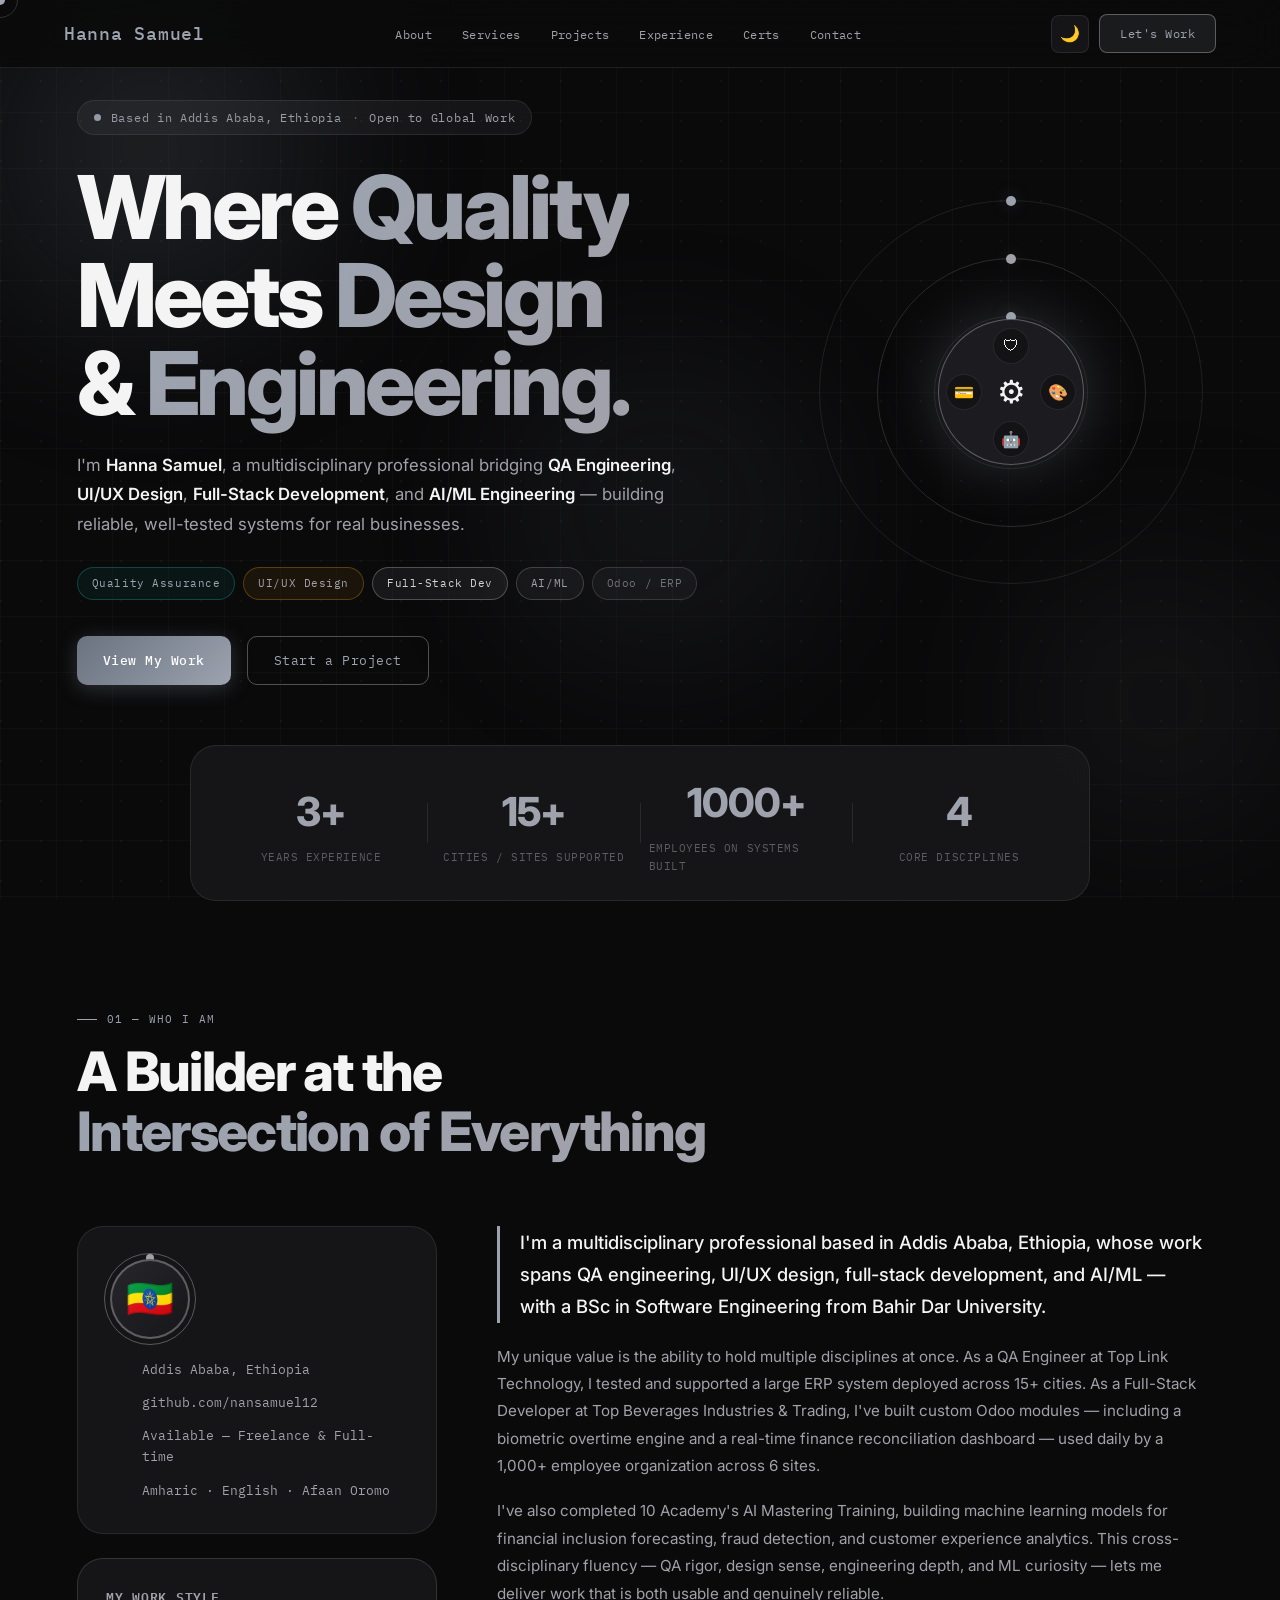
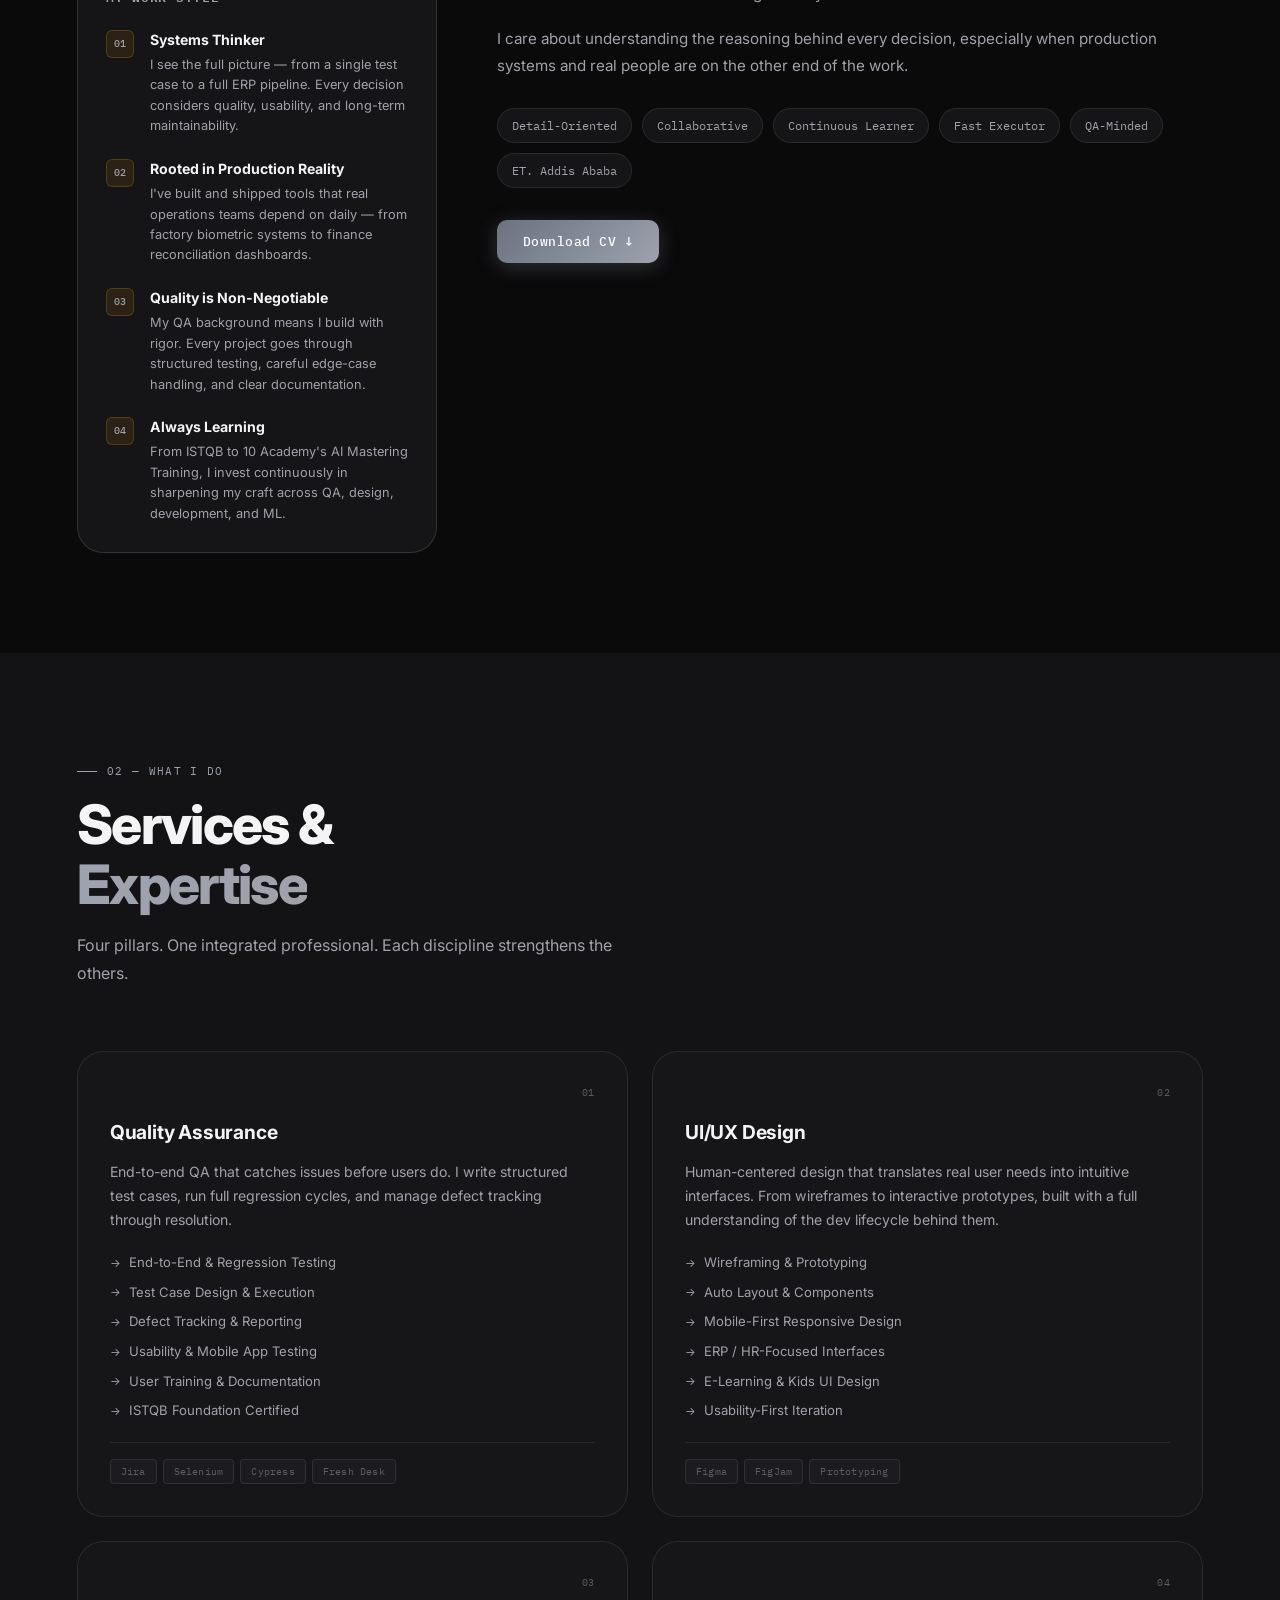
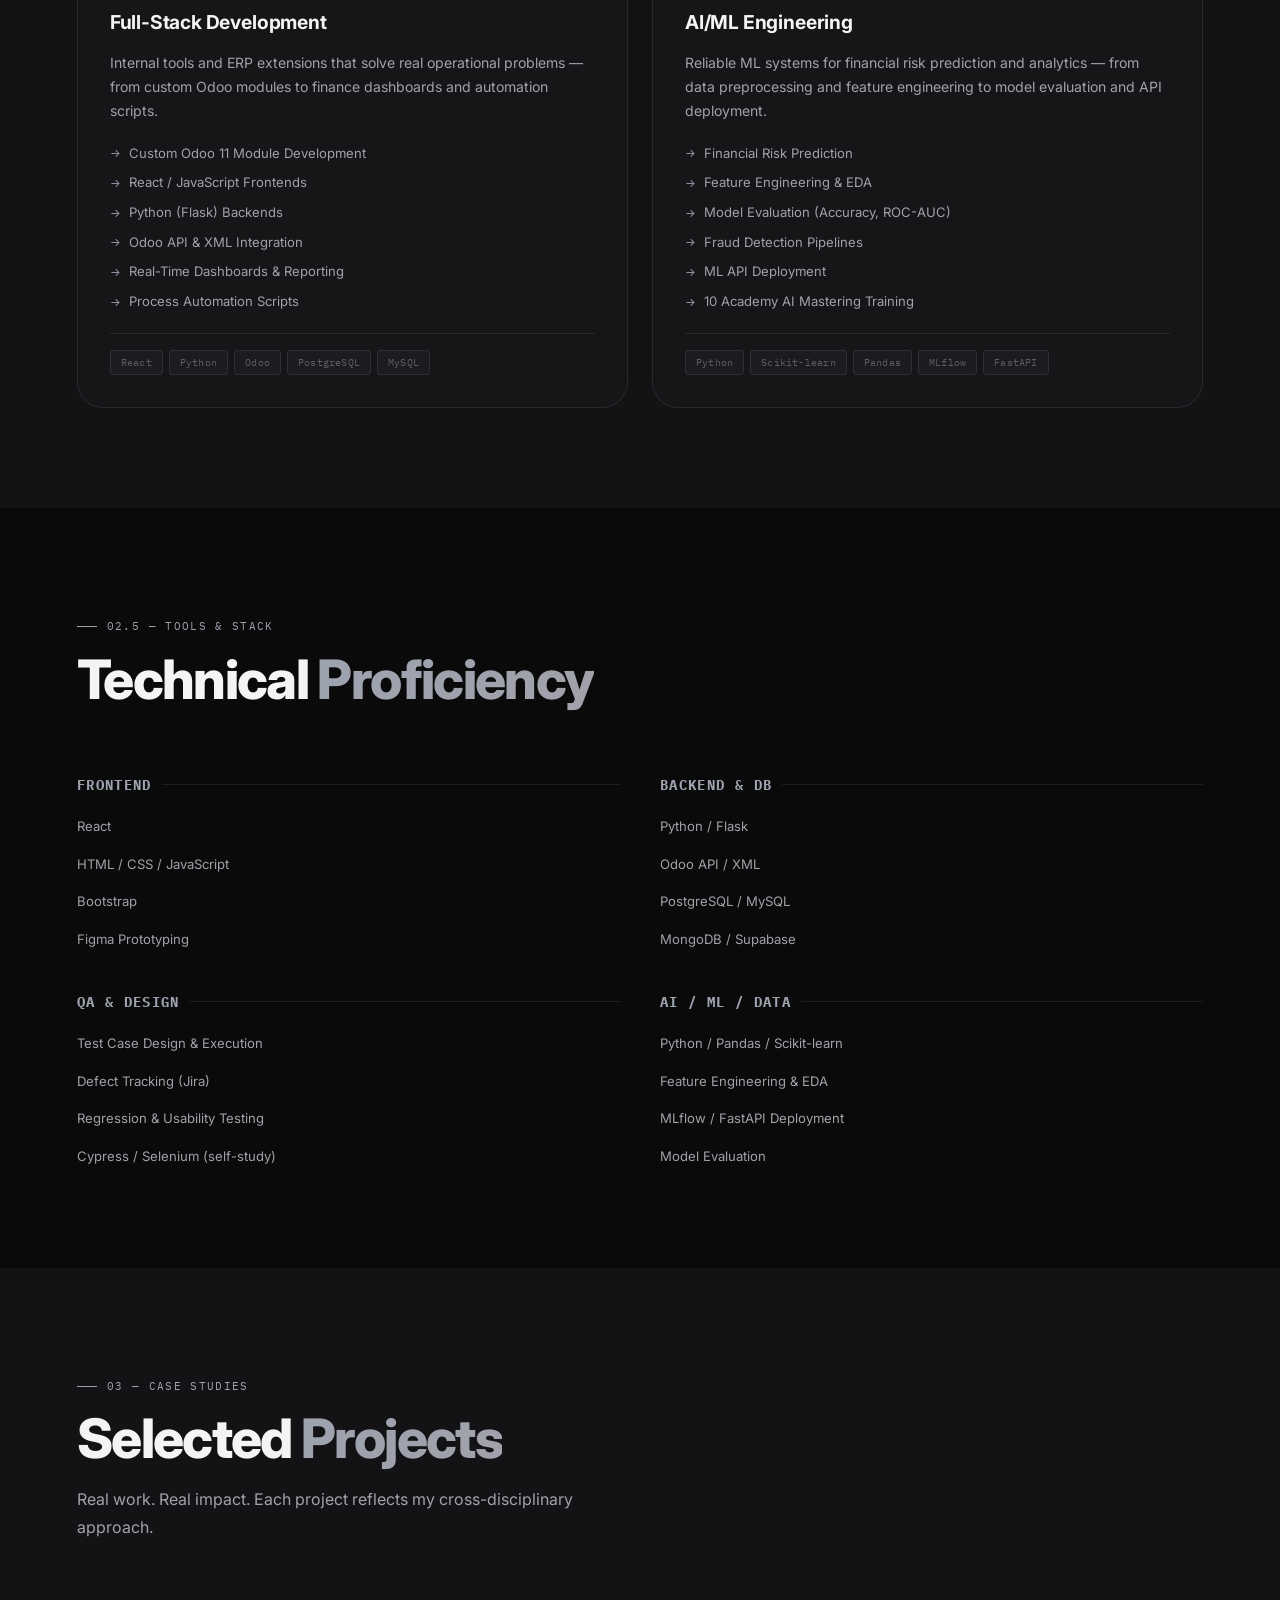
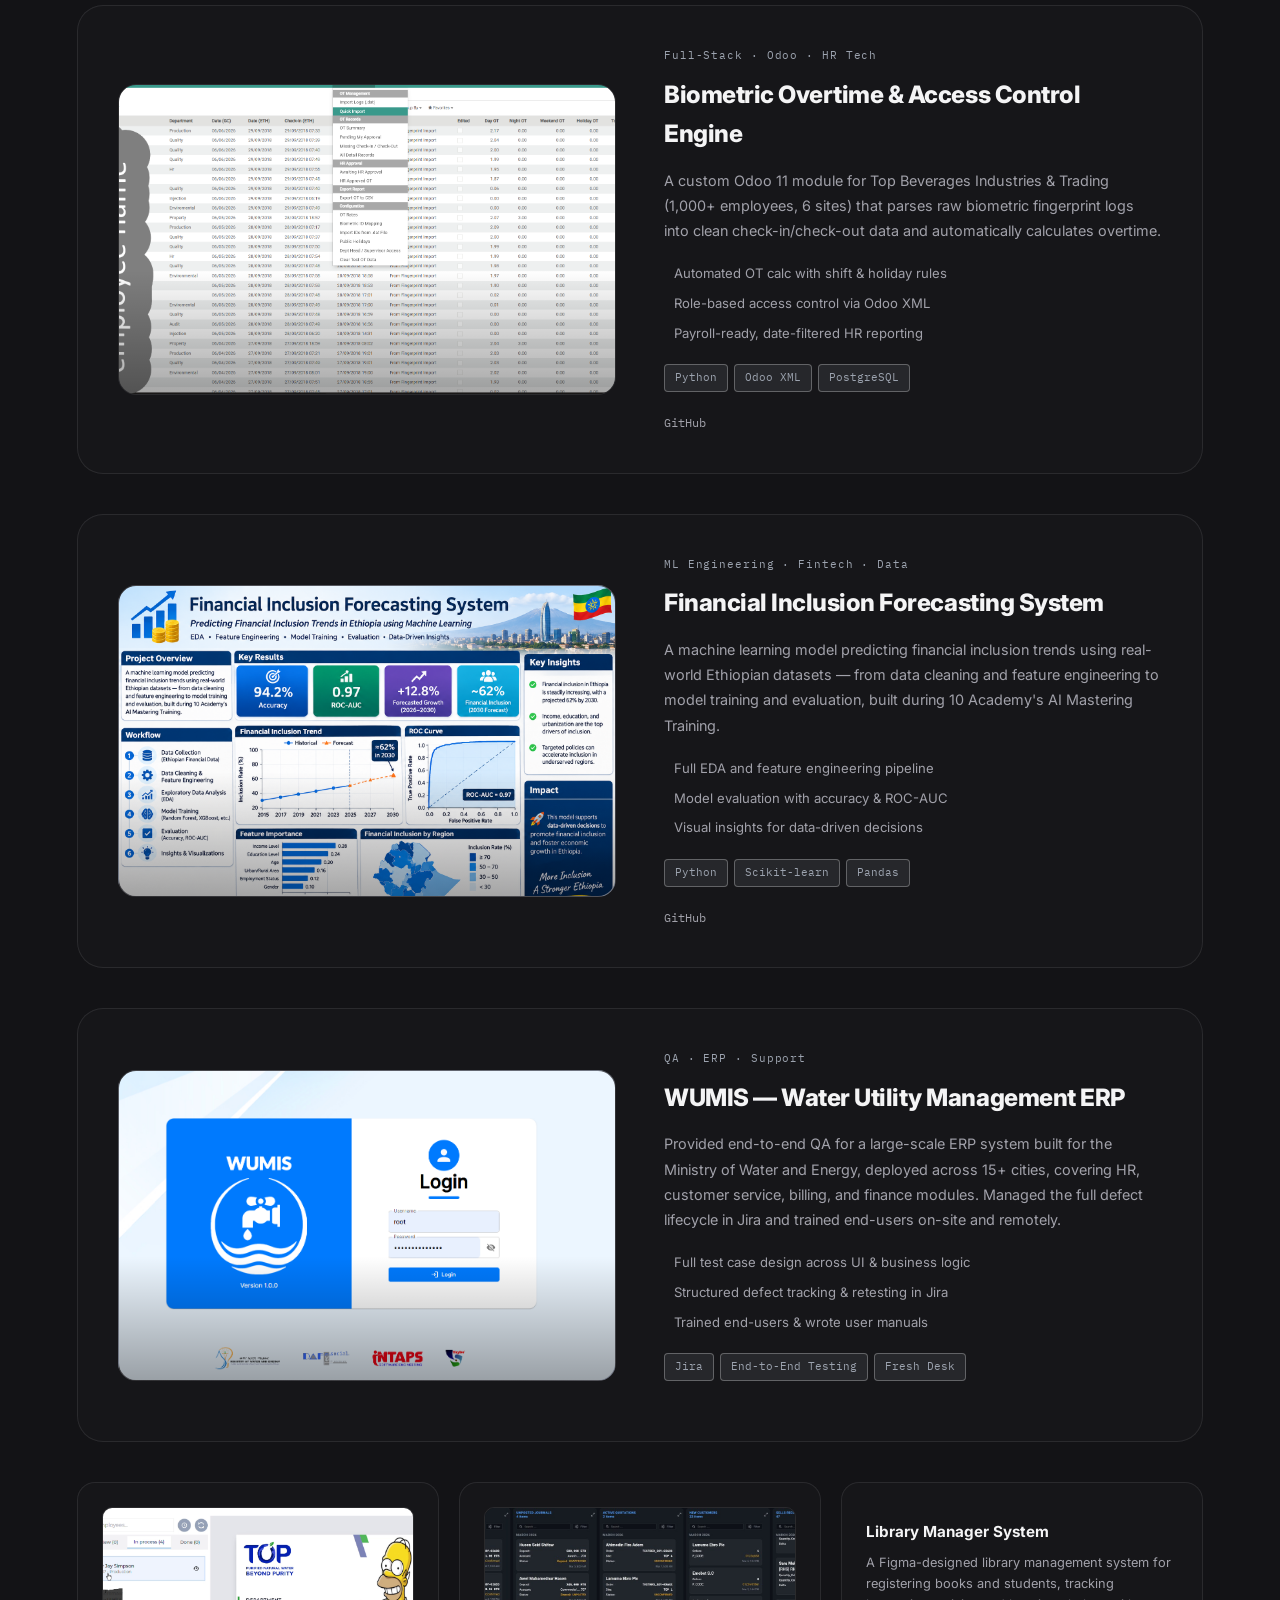
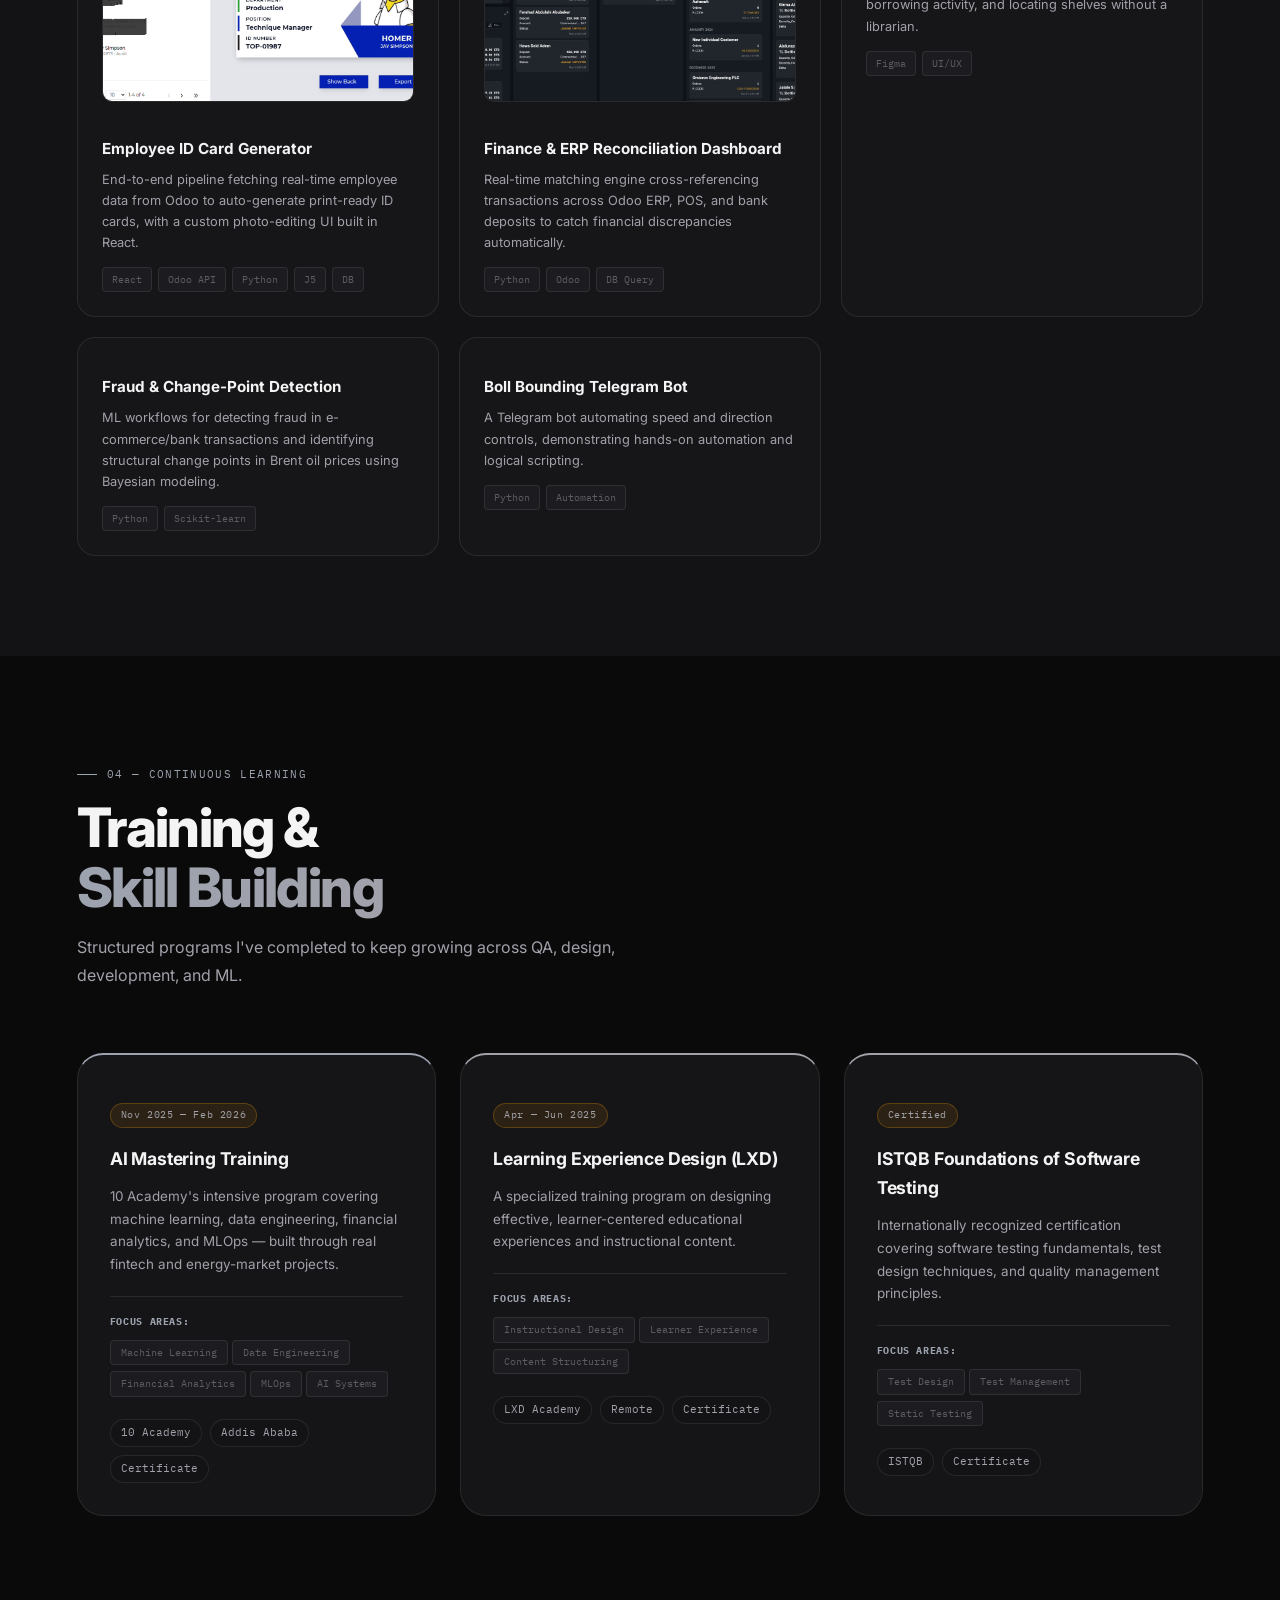
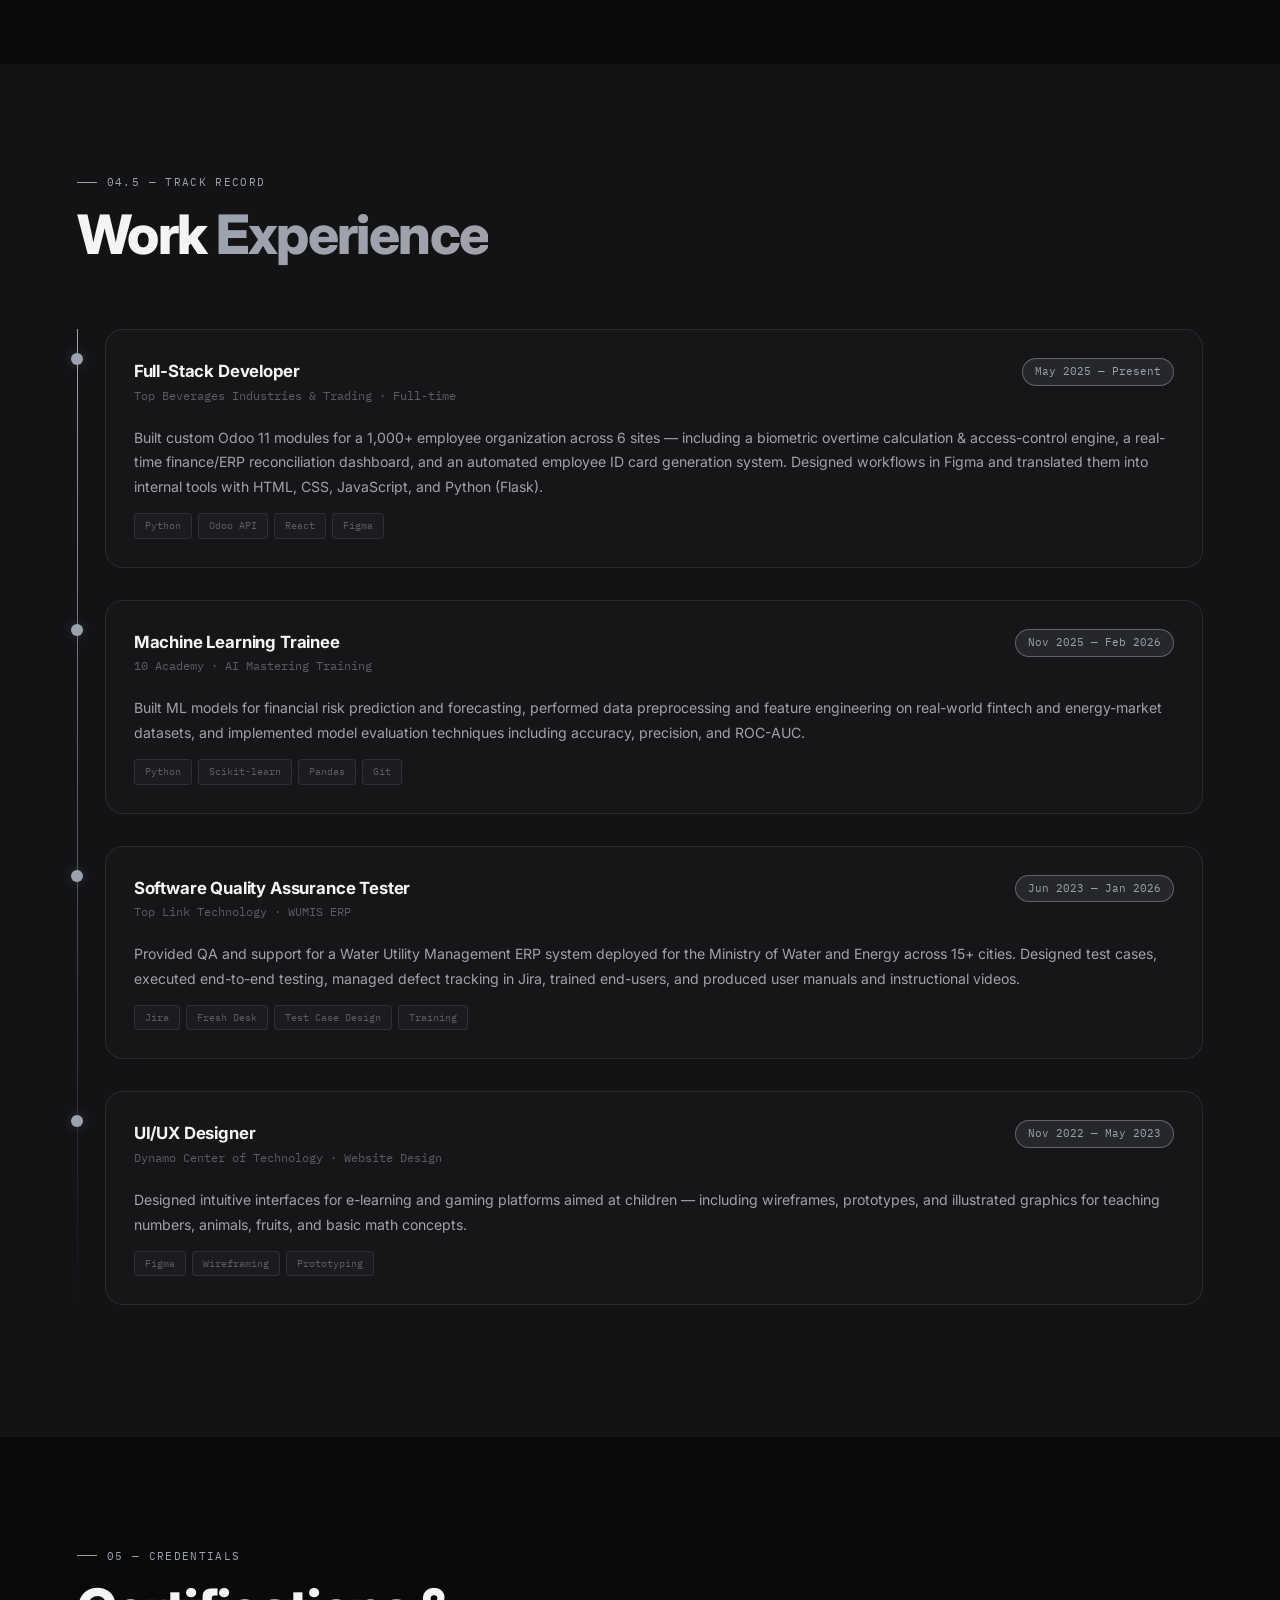
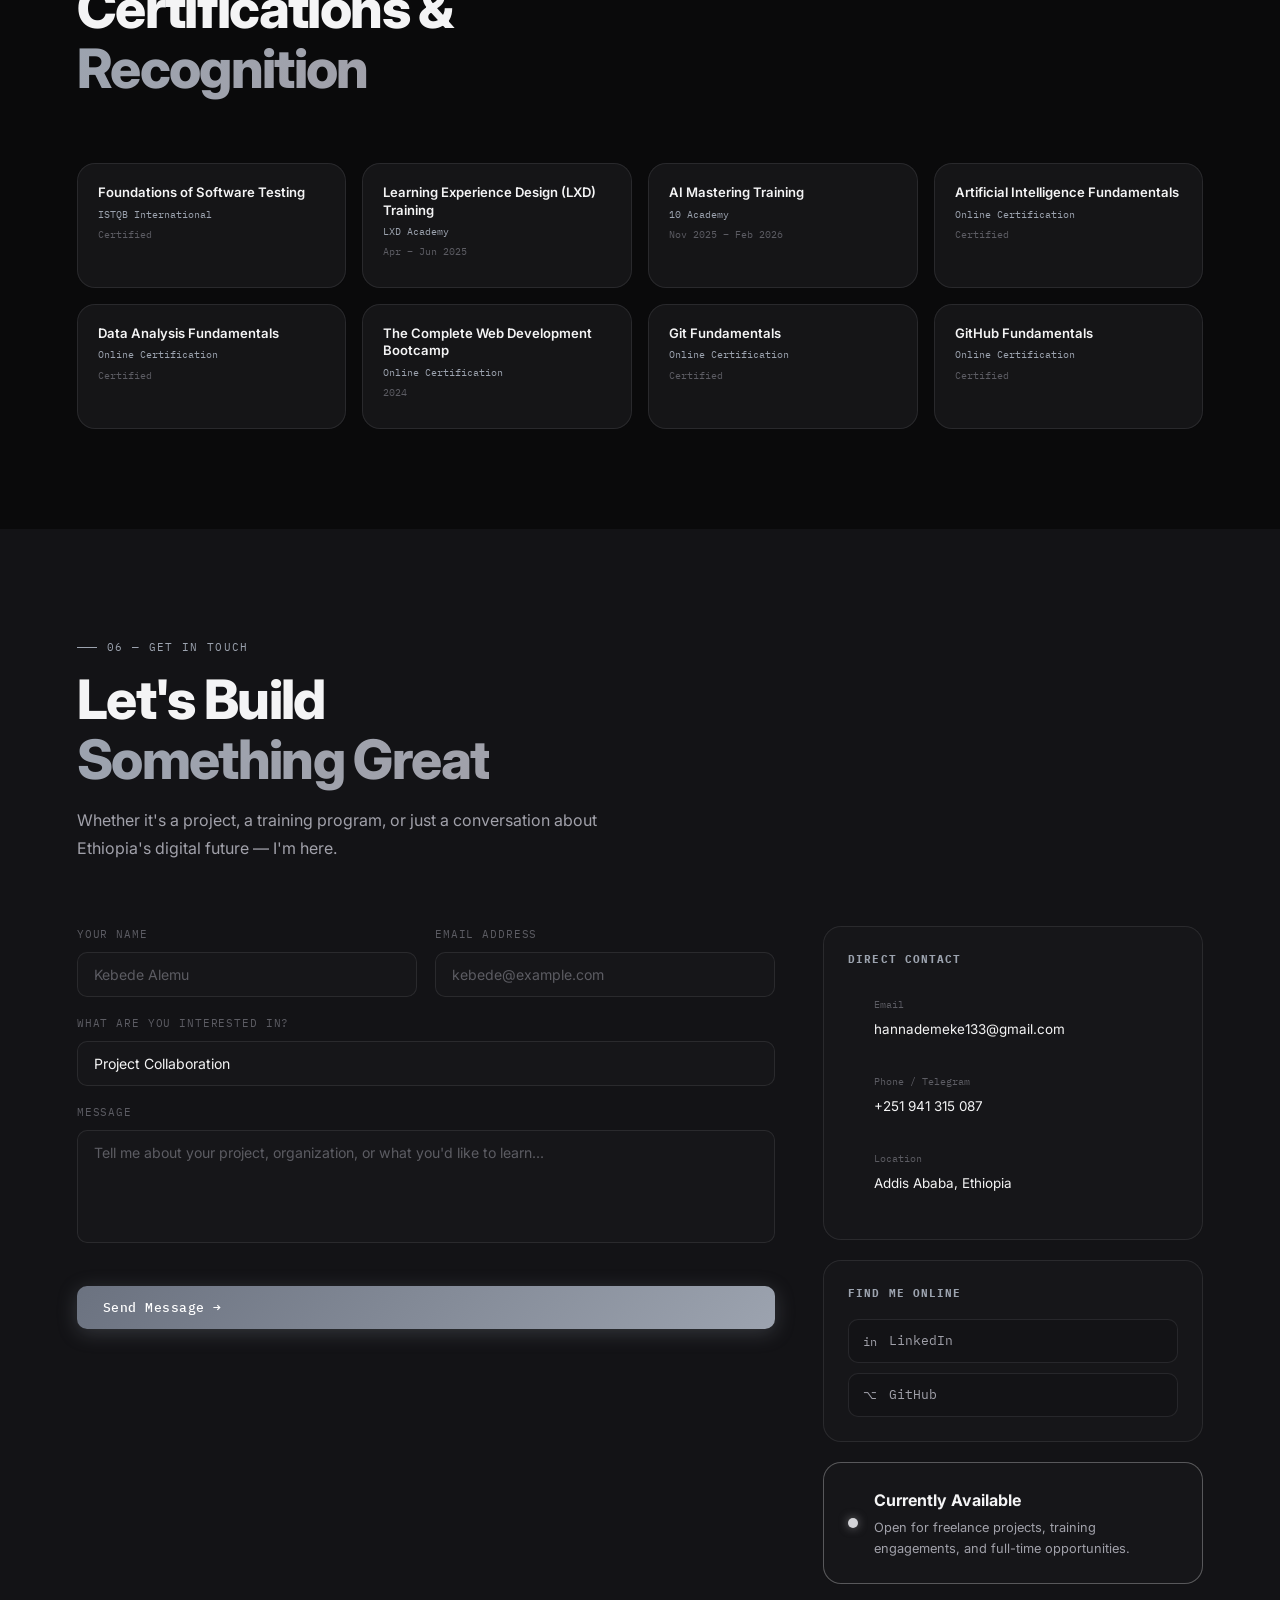
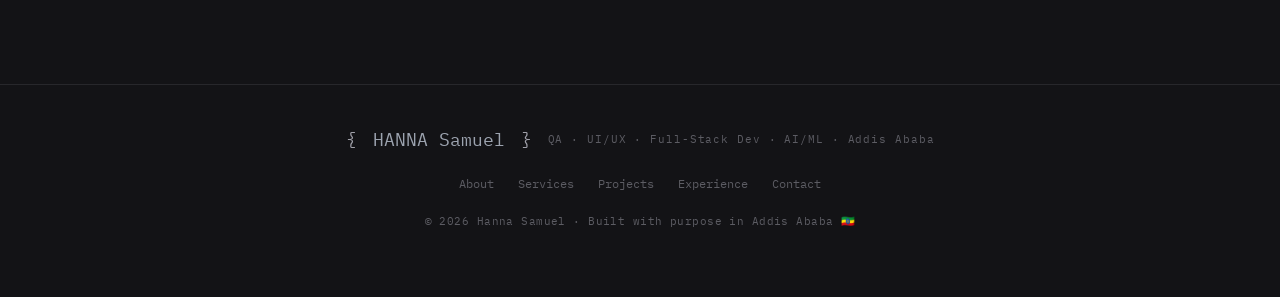
<file: index.html>
<!DOCTYPE html>
<html lang="en" data-theme="dark">
<head>
  <meta charset="UTF-8" />
  <meta name="viewport" content="width=device-width, initial-scale=1.0" />
  <title>Hanna Samuel — QA · UI/UX · Full-Stack Dev · AI/ML</title>
  <link rel="preconnect" href="https://fonts.googleapis.com" />
  <link href="https://fonts.googleapis.com/css2?family=Inter:wght@300;400;500;600;700;800;900&family=IBM+Plex+Mono:ital,wght@0,300;0,400;0,500;1,300&display=swap" rel="stylesheet" />

  <!-- ═══ Privacy-friendly analytics (GoatCounter) ═══
       Gives you a real dashboard (page views, referrers, country-level
       location) that you log into and check anytime — no emails sent.
       ONE-TIME SETUP:
       1. Go to https://www.goatcounter.com and create a free account
          (pick a site code, e.g. "hannasamuel")
       2. Replace YOURCODE below with that site code
       3. Check stats anytime at https://YOURCODE.goatcounter.com
  -->
  <script data-goatcounter="https://websiteportfolio.goatcounter.com/count"
        async src="//gc.zgo.at/count.js"></script>
  <link rel="stylesheet" href="style.css" />
</head>
<body>

  <!-- ═══ CURSOR ═══ -->
  <div class="cursor" id="cursor"></div>
  <div class="cursor-trail" id="cursorTrail"></div>

  <!-- ═══ NAV ═══ -->
  <nav id="navbar">
    <a href="#hero" class="nav-logo">
      <span class="logo-bracket"></span>Hanna Samuel<span class="logo-bracket"></span>
    </a>
    <ul class="nav-links" id="navLinks">
      <li><a href="#about" data-label="01">About</a></li>
      <li><a href="#services" data-label="02">Services</a></li>
      <li><a href="#projects" data-label="03">Projects</a></li>
      <li><a href="#experience" data-label="04">Experience</a></li>
      <li><a href="#certificates" data-label="05">Certs</a></li>
      <li><a href="#contact" data-label="06">Contact</a></li>
    </ul>
    <div class="nav-actions">
      <button class="theme-btn" id="themeBtn" aria-label="Toggle theme">
        <span class="theme-icon-dark">🌙</span>
        <span class="theme-icon-light">☀️</span>
      </button>
      <a href="#contact" class="nav-cta">Let's Work </a>
      <button class="hamburger" id="hamburger" aria-label="Menu">
        <span></span><span></span><span></span>
      </button>
    </div>
  </nav>

  <!-- Mobile Drawer -->
  <div class="mobile-drawer" id="mobileDrawer">
    <button class="drawer-close" id="drawerClose">✕</button>
    <nav class="drawer-nav">
      <a href="#about" onclick="closeDrawer()">About</a>
      <a href="#services" onclick="closeDrawer()">Services</a>
      <a href="#projects" onclick="closeDrawer()">Projects</a>
      <a href="#experience" onclick="closeDrawer()">Experience</a>
      <a href="#certificates" onclick="closeDrawer()">Certs</a>
      <a href="#contact" onclick="closeDrawer()">Contact</a>
    </nav>
    <div class="drawer-footer">
      <span class="drawer-tag">QA · UI/UX · Full-Stack Dev · AI/ML</span>
    </div>
  </div>

  <!-- ═══ HERO ═══ -->
  <section id="hero" class="hero">
    <!-- Ambient background -->
    <div class="hero-bg">
      <div class="hero-orb hero-orb-1"></div>
      <div class="hero-orb hero-orb-2"></div>
      <div class="hero-orb hero-orb-3"></div>
      <div class="hero-grid"></div>
    </div>

    <div class="hero-inner">
      <div class="hero-content">
        <div class="hero-eyebrow">
          <span class="hero-dot"></span>
          <span>Based in Addis Ababa, Ethiopia</span>
          <span class="hero-sep">·</span>
          <span>Open to Global Work</span>
        </div>

        <h1 class="hero-heading">
          <span class="line line-1">Where <em>Quality</em></span>
          <span class="line line-2">Meets <em>Design</em></span>
          <span class="line line-3">&amp; <em>Engineering.</em></span>
        </h1>

        <p class="hero-desc">
          I'm <strong>Hanna Samuel</strong>, a multidisciplinary professional bridging <strong>QA Engineering</strong>, <strong>UI/UX Design</strong>,
          <strong>Full-Stack Development</strong>, and <strong>AI/ML Engineering</strong> — building reliable, well-tested systems for real businesses.
        </p>

        <div class="hero-disciplines">
          <span class="disc disc-qa">Quality Assurance</span>
          <span class="disc disc-ux">UI/UX Design</span>
          <span class="disc disc-dev">Full-Stack Dev</span>
          <span class="disc disc-ai">AI/ML</span>
          <span class="disc disc-fin">Odoo / ERP</span>
        </div>

        <div class="hero-cta-row">
          <a href="#projects" class="btn-primary">View My Work</a>
          <a href="#contact" class="btn-ghost">Start a Project</a>
        </div>
      </div>

      <div class="hero-visual">
        <div class="hv-ring hv-ring-1"></div>
        <div class="hv-ring hv-ring-2"></div>
        <div class="hv-ring hv-ring-3"></div>
        <div class="hv-core">
          <div class="hv-icon">⚙</div>
          <div class="hv-orbit hv-orbit-1"><span title="QA">🛡</span></div>
          <div class="hv-orbit hv-orbit-2"><span title="UI/UX">🎨</span></div>
          <div class="hv-orbit hv-orbit-3"><span title="AI/ML">🤖</span></div>
          <div class="hv-orbit hv-orbit-4"><span title="Fintech">💳</span></div>
        </div>
      </div>
    </div>

    <div class="hero-stats-bar">
      <div class="hstat"><span class="hstat-n">3+</span><span class="hstat-l">Years Experience</span></div>
      <div class="hstat-div"></div>
      <div class="hstat"><span class="hstat-n">15+</span><span class="hstat-l">Cities / Sites Supported</span></div>
      <div class="hstat-div"></div>
      <div class="hstat"><span class="hstat-n">1000+</span><span class="hstat-l">Employees on Systems Built</span></div>
      <div class="hstat-div"></div>
      <div class="hstat"><span class="hstat-n">4</span><span class="hstat-l">Core Disciplines</span></div>
    </div>
  </section>

  <!-- ═══ ABOUT ═══ -->
  <section id="about" class="section">
    <div class="container">
      <div class="section-header reveal">
        <span class="sec-label">01 — Who I Am</span>
        <h2 class="sec-title">A Builder at the<br><em>Intersection of Everything</em></h2>
      </div>

      <div class="about-grid">
        <div class="about-left reveal">
          <div class="about-card about-card-main">
            <div class="about-avatar">
              <div class="avatar-inner">🇪🇹</div>
              <div class="avatar-ring"></div>
            </div>
            <div class="about-quick">
              <div class="aq-item"><span class="aq-icon"></span><span>Addis Ababa, Ethiopia</span></div>
              <div class="aq-item"><span class="aq-icon"></span><span>github.com/nansamuel12</span></div>
              <div class="aq-item"><span class="aq-icon"></span><span>Available — Freelance &amp; Full-time</span></div>
              <div class="aq-item"><span class="aq-icon"></span><span>Amharic · English · Afaan Oromo</span></div>
            </div>
          </div>

          <div class="work-style-card reveal">
            <h4 class="wsc-title">My Work Style</h4>
            <div class="wsc-items">
              <div class="wsc-item">
                <span class="wsc-num">01</span>
                <div>
                  <strong>Systems Thinker</strong>
                  <p>I see the full picture — from a single test case to a full ERP pipeline. Every decision considers quality, usability, and long-term maintainability.</p>
                </div>
              </div>
              <div class="wsc-item">
                <span class="wsc-num">02</span>
                <div>
                  <strong>Rooted in Production Reality</strong>
                  <p>I've built and shipped tools that real operations teams depend on daily — from factory biometric systems to finance reconciliation dashboards.</p>
                </div>
              </div>
              <div class="wsc-item">
                <span class="wsc-num">03</span>
                <div>
                  <strong>Quality is Non-Negotiable</strong>
                  <p>My QA background means I build with rigor. Every project goes through structured testing, careful edge-case handling, and clear documentation.</p>
                </div>
              </div>
              <div class="wsc-item">
                <span class="wsc-num">04</span>
                <div>
                  <strong>Always Learning</strong>
                  <p>From ISTQB to 10 Academy's AI Mastering Training, I invest continuously in sharpening my craft across QA, design, development, and ML.</p>
                </div>
              </div>
            </div>
          </div>
        </div>

        <div class="about-right reveal">
          <p class="about-intro">I'm a multidisciplinary professional based in Addis Ababa, Ethiopia, whose work spans QA engineering, UI/UX design, full-stack development, and AI/ML — with a BSc in Software Engineering from Bahir Dar University.</p>
          <p class="about-body">My unique value is the ability to hold multiple disciplines at once. As a QA Engineer at Top Link Technology, I tested and supported a large ERP system deployed across 15+ cities. As a Full-Stack Developer at Top Beverages Industries &amp; Trading, I've built custom Odoo modules — including a biometric overtime engine and a real-time finance reconciliation dashboard — used daily by a 1,000+ employee organization across 6 sites.</p>
          <p class="about-body">I've also completed 10 Academy's AI Mastering Training, building machine learning models for financial inclusion forecasting, fraud detection, and customer experience analytics. This cross-disciplinary fluency — QA rigor, design sense, engineering depth, and ML curiosity — lets me deliver work that is both usable and genuinely reliable.</p>
          <p class="about-body">I care about understanding the reasoning behind every decision, especially when production systems and real people are on the other end of the work.</p>

          <div class="about-values">
            <div class="av-tag"> Detail-Oriented</div>
            <div class="av-tag"> Collaborative</div>
            <div class="av-tag"> Continuous Learner</div>
            <div class="av-tag"> Fast Executor</div>
            <div class="av-tag">QA-Minded</div>
            <div class="av-tag">ET. Addis Ababa</div>
          </div>

          <div class="cv-dl-wrap" style="margin-top:32px">
            <button type="button" class="btn-primary" id="cvDlBtn" onclick="toggleCvMenu(event)">Download CV ↓</button>
            <div class="cv-dl-menu" id="cvDlMenu">
              <a href="cv-qa.pdf" download class="cv-dl-item">
                <span class="cv-dl-icon"></span>
                <span><strong>QA Resume</strong><small>Testing, defect tracking, ERP QA</small></span>
              </a>
              <a href="cv-uiux.pdf" download class="cv-dl-item">
                <span class="cv-dl-icon"></span>
                <span><strong>UI/UX Resume</strong><small>Design, Figma, prototyping</small></span>
              </a>
              <a href="cv-fullstack.pdf" download class="cv-dl-item">
                <span class="cv-dl-icon"></span>
                <span><strong>Full-Stack Resume</strong><small>React, Python, Odoo</small></span>
              </a>
              <a href="cv-ml.pdf" download class="cv-dl-item">
                <span class="cv-dl-icon"></span>
                <span><strong>ML Resume</strong><small>Machine learning, data, fintech</small></span>
              </a>
            </div>
          </div>
        </div>
      </div>
    </div>
  </section>

  <!-- ═══ SERVICES ═══ -->
  <section id="services" class="section section-alt">
    <div class="container">
      <div class="section-header reveal">
        <span class="sec-label">02 — What I Do</span>
        <h2 class="sec-title">Services &amp;<br><em>Expertise</em></h2>
        <p class="sec-sub">Four pillars. One integrated professional. Each discipline strengthens the others.</p>
      </div>

      <div class="services-grid reveal">

        <!-- QA -->
        <div class="service-card sc-qa">
          <div class="sc-header">
            <div class="sc-icon"></div>
            <span class="sc-num">01</span>
          </div>
          <h3 class="sc-title">Quality Assurance</h3>
          <p class="sc-desc">End-to-end QA that catches issues before users do. I write structured test cases, run full regression cycles, and manage defect tracking through resolution.</p>
          <ul class="sc-list">
            <li>End-to-End &amp; Regression Testing</li>
            <li>Test Case Design &amp; Execution</li>
            <li>Defect Tracking &amp; Reporting</li>
            <li>Usability &amp; Mobile App Testing</li>
            <li>User Training &amp; Documentation</li>
            <li>ISTQB Foundation Certified</li>
          </ul>
          <div class="sc-tools">
            <span>Jira</span><span>Selenium</span><span>Cypress</span><span>Fresh Desk</span>
          </div>
        </div>

        <!-- UX -->
        <div class="service-card sc-ux">
          <div class="sc-header">
            <div class="sc-icon"></div>
            <span class="sc-num">02</span>
          </div>
          <h3 class="sc-title">UI/UX Design</h3>
          <p class="sc-desc">Human-centered design that translates real user needs into intuitive interfaces. From wireframes to interactive prototypes, built with a full understanding of the dev lifecycle behind them.</p>
          <ul class="sc-list">
            <li>Wireframing &amp; Prototyping</li>
            <li>Auto Layout &amp; Components</li>
            <li>Mobile-First Responsive Design</li>
            <li>ERP / HR-Focused Interfaces</li>
            <li>E-Learning &amp; Kids UI Design</li>
            <li>Usability-First Iteration</li>
          </ul>
          <div class="sc-tools">
            <span>Figma</span><span>FigJam</span><span>Prototyping</span>
          </div>
        </div>

        <!-- Web Dev -->
        <div class="service-card sc-dev">
          <div class="sc-header">
            <div class="sc-icon"></div>
            <span class="sc-num">03</span>
          </div>
          <h3 class="sc-title">Full-Stack Development</h3>
          <p class="sc-desc">Internal tools and ERP extensions that solve real operational problems — from custom Odoo modules to finance dashboards and automation scripts.</p>
          <ul class="sc-list">
            <li>Custom Odoo 11 Module Development</li>
            <li>React / JavaScript Frontends</li>
            <li>Python (Flask) Backends</li>
            <li>Odoo API &amp; XML Integration</li>
            <li>Real-Time Dashboards &amp; Reporting</li>
            <li>Process Automation Scripts</li>
          </ul>
          <div class="sc-tools">
            <span>React</span><span>Python</span><span>Odoo</span><span>PostgreSQL</span><span>MySQL</span>
          </div>
        </div>

        <!-- AI/ML Fintech -->
        <div class="service-card sc-ai">
          <div class="sc-header">
            <div class="sc-icon"></div>
            <span class="sc-num">04</span>
          </div>
          <h3 class="sc-title">AI/ML Engineering</h3>
          <p class="sc-desc">Reliable ML systems for financial risk prediction and analytics — from data preprocessing and feature engineering to model evaluation and API deployment.</p>
          <ul class="sc-list">
            <li>Financial Risk Prediction</li>
            <li>Feature Engineering &amp; EDA</li>
            <li>Model Evaluation (Accuracy, ROC-AUC)</li>
            <li>Fraud Detection Pipelines</li>
            <li>ML API Deployment</li>
            <li>10 Academy AI Mastering Training</li>
          </ul>
          <div class="sc-tools">
            <span>Python</span><span>Scikit-learn</span><span>Pandas</span><span>MLflow</span><span>FastAPI</span>
          </div>
        </div>

      </div>
    </div>
  </section>

  <!-- ═══ SKILLS ═══ -->
  <section id="skills" class="section">
    <div class="container">
      <div class="section-header reveal">
        <span class="sec-label">02.5 — Tools &amp; Stack</span>
        <h2 class="sec-title">Technical <em>Proficiency</em></h2>
      </div>
      <div class="skills-cols reveal">
        <div class="skills-col">
          <h4 class="sk-cat">Frontend</h4>
          <div class="sk-bars">
            <div class="sk-row"><span>React</span></div>
            <div class="sk-row"><span>HTML / CSS / JavaScript</span></div>
            <div class="sk-row"><span>Bootstrap</span></div>
            <div class="sk-row"><span>Figma Prototyping</span></div>
          </div>
        </div>
        <div class="skills-col">
          <h4 class="sk-cat">Backend &amp; DB</h4>
          <div class="sk-bars">
            <div class="sk-row"><span>Python / Flask</span></div>
            <div class="sk-row"><span>Odoo API / XML</span></div>
            <div class="sk-row"><span>PostgreSQL / MySQL</span></div>
            <div class="sk-row"><span>MongoDB / Supabase</span></div>
          </div>
        </div>
        <div class="skills-col">
          <h4 class="sk-cat">QA &amp; Design</h4>
          <div class="sk-bars">
            <div class="sk-row"><span>Test Case Design &amp; Execution</span></div>
            <div class="sk-row"><span>Defect Tracking (Jira)</span></div>
            <div class="sk-row"><span>Regression &amp; Usability Testing</span></div>
            <div class="sk-row"><span>Cypress / Selenium (self-study)</span></div>
          </div>
        </div>
        <div class="skills-col">
          <h4 class="sk-cat">AI / ML / Data</h4>
          <div class="sk-bars">
            <div class="sk-row"><span>Python / Pandas / Scikit-learn</span></div>
            <div class="sk-row"><span>Feature Engineering &amp; EDA</span></div>
            <div class="sk-row"><span>MLflow / FastAPI Deployment</span></div>
            <div class="sk-row"><span>Model Evaluation</span></div>
          </div>
        </div>
      </div>
    </div>
  </section>

  <!-- ═══ PROJECTS ═══ -->
  <section id="projects" class="section section-alt">
    <div class="container">
      <div class="section-header reveal">
        <span class="sec-label">03 — Case Studies</span>
        <h2 class="sec-title">Selected <em>Projects</em></h2>
        <p class="sec-sub">Real work. Real impact. Each project reflects my cross-disciplinary approach.</p>
      </div>

      <div class="projects-list">

        <div class="project-feature reveal">
          <div class="pf-visual pf-visual-">
            <div class="pf-slideshow">
              <img class="pf-slide-a" src="OT_all_over.png" alt="Overtime records list in the custom Odoo OT module, with the OT Management menu open">
            </div>
          </div>
          <div class="pf-info">
            <span class="pf-cat">Full-Stack · Odoo · HR Tech</span>
            <h3 class="pf-title">Biometric Overtime &amp; Access Control Engine</h3>
            <p class="pf-desc">A custom Odoo 11 module for Top Beverages Industries &amp; Trading (1,000+ employees, 6 sites) that parses raw biometric fingerprint logs into clean check-in/check-out data and automatically calculates overtime.</p>
            <div class="pf-highlights">
              <div class="pf-hl"><span></span><span>Automated OT calc with shift &amp; holiday rules</span></div>
              <div class="pf-hl"><span></span><span>Role-based access control via Odoo XML</span></div>
              <div class="pf-hl"><span></span><span>Payroll-ready, date-filtered HR reporting</span></div>
            </div>
            <div class="pf-stack">
              <span>Python</span><span>Odoo XML</span><span>PostgreSQL</span>
            </div>
            <div class="pf-links">
              <a href="https://github.com/nansamuel12" target="_blank" class="btn-link">GitHub</a>
            </div>
          </div>
        </div>

        <div class="project-feature reveal">
           <div class="pf-visual pf-visual-3">
            <div class="pf-slideshow">
              <img class="pf-slide-a" src="Ethiopia Financial Forecast Dashboard.png" alt="Overtime records list in the custom Odoo OT module, with the OT Management menu open">
            </div>
          </div>
          <div class="pf-info">
            <span class="pf-cat">ML Engineering · Fintech · Data</span>
            <h3 class="pf-title">Financial Inclusion Forecasting System</h3>
            <p class="pf-desc">A machine learning model predicting financial inclusion trends using real-world Ethiopian datasets — from data cleaning and feature engineering to model training and evaluation, built during 10 Academy's AI Mastering Training.</p>
            <div class="pf-highlights">
              <div class="pf-hl"><span></span><span>Full EDA and feature engineering pipeline</span></div>
              <div class="pf-hl"><span></span><span>Model evaluation with accuracy &amp; ROC-AUC</span></div>
              <div class="pf-hl"><span></span><span>Visual insights for data-driven decisions</span></div>
            </div>
            <div class="pf-stack">
              <span>Python</span><span>Scikit-learn</span><span>Pandas</span>
            </div>
            <div class="pf-links">
              <a href="https://github.com/nansamuel12/Forecasting-Financial_ethiopian" target="_blank" class="btn-link">GitHub</a>
            </div>
          </div>
        </div>

        <div class="project-feature reveal">
          <div class="pf-visual pf-visual-3">
            <div class="pf-slideshow">
              <img class="pf-slide-a" src="WUMIS_intefarface.png" alt="WUMIS ERP login screen with Ministry of Water and Energy branding">
            </div>
          </div>
          <div class="pf-info">
            <span class="pf-cat">QA · ERP · Support</span>
            <h3 class="pf-title">WUMIS — Water Utility Management ERP</h3>
            <p class="pf-desc">Provided end-to-end QA for a large-scale ERP system built for the Ministry of Water and Energy, deployed across 15+ cities, covering HR, customer service, billing, and finance modules. Managed the full defect lifecycle in Jira and trained end-users on-site and remotely.</p>
            <div class="pf-highlights">
              <div class="pf-hl"><span></span><span>Full test case design across UI &amp; business logic</span></div>
              <div class="pf-hl"><span></span><span>Structured defect tracking &amp; retesting in Jira</span></div>
              <div class="pf-hl"><span></span><span>Trained end-users &amp; wrote user manuals</span></div>
            </div>
            <div class="pf-stack">
              <span>Jira</span><span>End-to-End Testing</span><span>Fresh Desk</span>
            </div>
          </div>
        </div>

      </div>

      <!-- Small project cards -->
      <div class="mini-projects reveal">
        <div class="mp-card">
          <img class="mp-thumb" src="ID_interfase.png" alt="Employee ID card generator interface showing a generated ID card with department, position, and ID number">
          <span class="mp-icon"></span>
          <h4>Employee ID Card Generator</h4>
          <p>End-to-end pipeline fetching real-time employee data from Odoo to auto-generate print-ready ID cards, with a custom photo-editing UI built in React.</p>
          <div class="mp-tags"><span>React</span><span>Odoo API</span><span>Python</span><span>J5</span><span>DB</span></span></div>
        </div>
        <div class="mp-card">
          <img class="mp-thumb" src="dashboard-03-07_10-02-30.jpg" alt="">
          <span class="mp-icon"></span>
          <h4>Finance &amp; ERP Reconciliation Dashboard</h4>
          <p>Real-time matching engine cross-referencing transactions across Odoo ERP, POS, and bank deposits to catch financial discrepancies automatically.</p>
          <div class="mp-tags"><span>Python</span><span>Odoo</span><span>DB Query</span></div>
        </div>
        <div class="mp-card">
          <span class="mp-icon"></span>
          <h4>Library Manager System</h4>
          <p>A Figma-designed library management system for registering books and students, tracking borrowing activity, and locating shelves without a librarian.</p>
          <div class="mp-tags"><span>Figma</span><span>UI/UX</span></div>
        </div>
        <div class="mp-card">
          <span class="mp-icon"></span>
          <h4>Fraud &amp; Change-Point Detection</h4>
          <p>ML workflows for detecting fraud in e-commerce/bank transactions and identifying structural change points in Brent oil prices using Bayesian modeling.</p>
          <div class="mp-tags"><span>Python</span><span>Scikit-learn</span></div>
        </div>
        <div class="mp-card">
          <span class="mp-icon"></span>
          <h4>Boll Bounding Telegram Bot</h4>
          <p>A Telegram bot automating speed and direction controls, demonstrating hands-on automation and logical scripting.</p>
          <div class="mp-tags"><span>Python</span><span>Automation</span></div>
        </div>
 

      </div>
    </div>
  </section>

  <!-- ═══ LEARNING ═══ -->
  <section id="learning" class="section">
    <div class="container">
      <div class="section-header reveal">
        <span class="sec-label">04 — Continuous Learning</span>
        <h2 class="sec-title">Training &amp;<br><em>Skill Building</em></h2>
        <p class="sec-sub">Structured programs I've completed to keep growing across QA, design, development, and ML.</p>
      </div>

      <div class="training-grid reveal">

        <div class="training-card tc-ml">
          <div class="tc-icon"></div>
          <div class="tc-badge">Nov 2025 — Feb 2026</div>
          <h3 class="tc-title">AI Mastering Training</h3>
          <p class="tc-desc">10 Academy's intensive program covering machine learning, data engineering, financial analytics, and MLOps — built through real fintech and energy-market projects.</p>
          <div class="tc-modules">
            <strong>Focus Areas:</strong>
            <span>Machine Learning</span><span>Data Engineering</span><span>Financial Analytics</span><span>MLOps</span><span>AI Systems</span>
          </div>
          <div class="tc-meta">
            <span>10 Academy</span>
            <span>Addis Ababa</span>
            <span>Certificate</span>
          </div>
        </div>

        <div class="training-card tc-de">
          <div class="tc-icon"></div>
          <div class="tc-badge">Apr — Jun 2025</div>
          <h3 class="tc-title">Learning Experience Design (LXD)</h3>
          <p class="tc-desc">A specialized training program on designing effective, learner-centered educational experiences and instructional content.</p>
          <div class="tc-modules">
            <strong>Focus Areas:</strong>
            <span>Instructional Design</span><span>Learner Experience</span><span>Content Structuring</span>
          </div>
          <div class="tc-meta">
            <span> LXD Academy</span>
            <span> Remote</span>
            <span> Certificate</span>
          </div>
        </div>

        <div class="training-card tc-fin">
          <div class="tc-icon"></div>
          <div class="tc-badge">Certified</div>
          <h3 class="tc-title">ISTQB Foundations of Software Testing</h3>
          <p class="tc-desc">Internationally recognized certification covering software testing fundamentals, test design techniques, and quality management principles.</p>
          <div class="tc-modules">
            <strong>Focus Areas:</strong>
            <span>Test Design</span><span>Test Management</span><span>Static Testing</span>
          </div>
          <div class="tc-meta">
            <span> ISTQB</span>
            <span> Certificate</span>
          </div>
        </div>

      </div>
    </div>
  </section>

  <!-- ═══ EXPERIENCE ═══ -->
  <section id="experience" class="section section-alt">
    <div class="container">
      <div class="section-header reveal">
        <span class="sec-label">04.5 — Track Record</span>
        <h2 class="sec-title">Work <em>Experience</em></h2>
      </div>
      <div class="timeline reveal">
        <div class="tl-item">
          <div class="tl-dot"></div>
          <div class="tl-card">
            <div class="tl-top">
              <div>
                <div class="tl-role">Full-Stack Developer</div>
                <div class="tl-company">Top Beverages Industries &amp; Trading · Full-time</div>
              </div>
              <span class="tl-period">May 2025 — Present</span>
            </div>
            <p class="tl-desc">Built custom Odoo 11 modules for a 1,000+ employee organization across 6 sites — including a biometric overtime calculation &amp; access-control engine, a real-time finance/ERP reconciliation dashboard, and an automated employee ID card generation system. Designed workflows in Figma and translated them into internal tools with HTML, CSS, JavaScript, and Python (Flask).</p>
            <div class="tl-tags"><span>Python</span><span>Odoo API</span><span>React</span><span>Figma</span></div>
          </div>
        </div>
        <div class="tl-item">
          <div class="tl-dot"></div>
          <div class="tl-card">
            <div class="tl-top">
              <div>
                <div class="tl-role">Machine Learning Trainee</div>
                <div class="tl-company">10 Academy · AI Mastering Training</div>
              </div>
              <span class="tl-period">Nov 2025 — Feb 2026</span>
            </div>
            <p class="tl-desc">Built ML models for financial risk prediction and forecasting, performed data preprocessing and feature engineering on real-world fintech and energy-market datasets, and implemented model evaluation techniques including accuracy, precision, and ROC-AUC.</p>
            <div class="tl-tags"><span>Python</span><span>Scikit-learn</span><span>Pandas</span><span>Git</span></div>
          </div>
        </div>
        <div class="tl-item">
          <div class="tl-dot"></div>
          <div class="tl-card">
            <div class="tl-top">
              <div>
                <div class="tl-role">Software Quality Assurance Tester</div>
                <div class="tl-company">Top Link Technology · WUMIS ERP</div>
              </div>
              <span class="tl-period">Jun 2023 — Jan 2026</span>
            </div>
            <p class="tl-desc">Provided QA and support for a Water Utility Management ERP system deployed for the Ministry of Water and Energy across 15+ cities. Designed test cases, executed end-to-end testing, managed defect tracking in Jira, trained end-users, and produced user manuals and instructional videos.</p>
            <div class="tl-tags"><span>Jira</span><span>Fresh Desk</span><span>Test Case Design</span><span>Training</span></div>
          </div>
        </div>
        <div class="tl-item">
          <div class="tl-dot"></div>
          <div class="tl-card">
            <div class="tl-top">
              <div>
                <div class="tl-role">UI/UX Designer</div>
                <div class="tl-company">Dynamo Center of Technology · Website Design</div>
              </div>
              <span class="tl-period">Nov 2022 — May 2023</span>
            </div>
            <p class="tl-desc">Designed intuitive interfaces for e-learning and gaming platforms aimed at children — including wireframes, prototypes, and illustrated graphics for teaching numbers, animals, fruits, and basic math concepts.</p>
            <div class="tl-tags"><span>Figma</span><span>Wireframing</span><span>Prototyping</span></div>
          </div>
        </div>
      </div>
    </div>
  </section>

  <!-- ═══ CERTIFICATES ═══ -->
  <section id="certificates" class="section">
    <div class="container">
      <div class="section-header reveal">
        <span class="sec-label">05 — Credentials</span>
        <h2 class="sec-title">Certifications &amp;<br><em>Recognition</em></h2>
      </div>
      <div class="certs-grid reveal">
        <div class="cert-card"><div class="cert-body"><div class="cert-name">Foundations of Software Testing</div><div class="cert-issuer">ISTQB International</div><div class="cert-date">Certified</div></div></div>
        <div class="cert-card"><div class="cert-body"><div class="cert-name">Learning Experience Design (LXD) Training</div><div class="cert-issuer">LXD Academy</div><div class="cert-date">Apr – Jun 2025</div></div></div>
        <div class="cert-card"><div class="cert-body"><div class="cert-name">AI Mastering Training</div><div class="cert-issuer">10 Academy</div><div class="cert-date">Nov 2025 – Feb 2026</div></div></div>
        <div class="cert-card"><div class="cert-body"><div class="cert-name">Artificial Intelligence Fundamentals</div><div class="cert-issuer">Online Certification</div><div class="cert-date">Certified</div></div></div>
        <div class="cert-card"><div class="cert-body"><div class="cert-name">Data Analysis Fundamentals</div><div class="cert-issuer">Online Certification</div><div class="cert-date">Certified</div></div></div>
        <div class="cert-card"><div class="cert-body"><div class="cert-name">The Complete Web Development Bootcamp</div><div class="cert-issuer">Online Certification</div><div class="cert-date">2024</div></div></div>
        <div class="cert-card"><div class="cert-body"><div class="cert-name">Git Fundamentals</div><div class="cert-issuer">Online Certification</div><div class="cert-date">Certified</div></div></div>
        <div class="cert-card"><div class="cert-body"><div class="cert-name">GitHub Fundamentals</div><div class="cert-issuer">Online Certification</div><div class="cert-date">Certified</div></div></div>
      </div>
    </div>
  </section>

  <!-- ═══ CONTACT ═══ -->
  <section id="contact" class="section section-alt">
    <div class="container">
      <div class="section-header reveal">
        <span class="sec-label">06 — Get In Touch</span>
        <h2 class="sec-title">Let's Build<br><em>Something Great</em></h2>
        <p class="sec-sub">Whether it's a project, a training program, or just a conversation about Ethiopia's digital future — I'm here.</p>
      </div>

      <div class="contact-layout reveal">
        <div class="contact-form-block">
          <form class="contact-form" id="contactForm">
            <div class="cf-row">
              <div class="cf-group">
                <label>Your Name</label>
                <input type="text" name="name" placeholder="Kebede Alemu" required />
              </div>
              <div class="cf-group">
                <label>Email Address</label>
                <input type="email" name="email" placeholder="kebede@example.com" required />
              </div>
            </div>
            <div class="cf-group">
              <label>What are you interested in?</label>
              <select name="interest">
                <option>Project Collaboration</option>
                <option>QA / Testing Role</option>
                <option>UI/UX Design</option>
                <option>Full-Stack / Odoo Development</option>
                <option>AI/ML Engineering</option>
                <option>Other</option>
              </select>
            </div>
            <div class="cf-group">
              <label>Message</label>
              <textarea name="message" placeholder="Tell me about your project, organization, or what you'd like to learn..." rows="5" required></textarea>
            </div>
            <p class="cf-status" id="cfStatus"></p>
            <button type="button" class="btn-primary" id="cfSubmitBtn" onclick="submitForm(this)">Send Message →</button>
          </form>
        </div>

        <div class="contact-sidebar">
          <div class="cs-block">
            <h4>Direct Contact</h4>
            <a href="mailto:hannademeke133@gmail.com" class="cs-item">
              <span></span><div><small>Email</small><span>hannademeke133@gmail.com</span></div>
            </a>
            <a href="tel:+251941315087" class="cs-item">
              <span></span><div><small>Phone / Telegram</small><span>+251 941 315 087</span></div>
            </a>
            <div class="cs-item">
              <span></span><div><small>Location</small><span>Addis Ababa, Ethiopia</span></div>
            </div>
          </div>
          <div class="cs-block">
            <h4>Find Me Online</h4>
            <div class="cs-socials">
              <a href="https://www.linkedin.com/in/hannasamuel" target="_blank" class="css-item" title="LinkedIn">in<span>LinkedIn</span></a>
              <a href="https://github.com/nansamuel12" target="_blank" class="css-item" title="GitHub">⌥<span>GitHub</span></a>
            </div>
          </div>
          <div class="cs-block availability-block">
            <div class="av-dot"></div>
            <div>
              <strong>Currently Available</strong>
              <p>Open for freelance projects, training engagements, and full-time opportunities.</p>
            </div>
          </div>
        </div>
      </div>
    </div>
  </section>

  <!-- ═══ FOOTER ═══ -->
  <footer class="footer">
    <div class="footer-inner">
      <div class="footer-logo">
        <span class="logo-bracket">{</span>HANNA Samuel<span class="logo-bracket">}</span>
        <span class="footer-tagline">QA · UI/UX · Full-Stack Dev · AI/ML · Addis Ababa</span>
      </div>
      <div class="footer-links">
        <a href="#about">About</a>
        <a href="#services">Services</a>
        <a href="#projects">Projects</a>
        <a href="#experience">Experience</a>
        <a href="#contact">Contact</a>
      </div>
      <p class="footer-copy">© 2026 Hanna Samuel · Built with purpose in Addis Ababa 🇪🇹</p>
      <p class="footer-visits" id="visitCounter"> page views</p>
    </div>
  </footer>

  <script src="script.js"></script>
</body>
</html>
</file>
<file: style.css>
/* ═══════════════════════════════════════════
   DESIGN TOKENS
═══════════════════════════════════════════ */
:root {
  --navy:       #0b0b0d;
  --navy-2:     #17171a;
  --navy-3:     #26262b;
  --teal:       #6b7280;
  --teal-light: #9ca3af;
  --teal-glow:  rgba(156,163,175,0.25);
  --teal-glow-sm: rgba(156,163,175,0.12);
  --sand:       #52525b;
  --sand-light: #a1a1aa;
  --sand-glow:  rgba(161,161,170,0.2);

  --font-display: 'Inter', sans-serif;
  --font-mono:    'IBM Plex Mono', monospace;

  --radius:    10px;
  --radius-lg: 18px;
  --radius-xl: 26px;
  --ease:      cubic-bezier(0.4, 0, 0.2, 1);
  --trans:     0.3s var(--ease);
}

/* ─── Dark Theme ─── */
[data-theme="dark"] {
  --bg:         #0a0a0b;
  --bg-2:       #131316;
  --bg-3:       #1c1c20;
  --bg-card:    rgba(24,24,27,0.85);
  --bg-card-2:  rgba(32,32,36,0.7);
  --border:     rgba(161,161,170,0.14);
  --border-h:   rgba(212,212,216,0.35);
  --border-sand:rgba(161,161,170,0.22);
  --text-1:     #f4f4f5;
  --text-2:     #a1a1aa;
  --text-3:     #5c5c63;
  --accent:     var(--teal-light);
  --accent-2:   var(--sand-light);
  --nav-bg:     rgba(10,10,11,0.9);
  --grid-c:     rgba(161,161,170,0.04);
  --shadow:     0 12px 40px rgba(0,0,0,0.7);
  --shadow-sm:  0 4px 16px rgba(0,0,0,0.4);
}

/* ─── Light Theme ─── */
[data-theme="light"] {
  --bg:         #f7f7f8;
  --bg-2:       #eeeef0;
  --bg-3:       #e2e2e6;
  --bg-card:    rgba(255,255,255,0.92);
  --bg-card-2:  rgba(238,238,240,0.8);
  --border:     rgba(63,63,70,0.14);
  --border-h:   rgba(63,63,70,0.35);
  --border-sand:rgba(82,82,91,0.25);
  --text-1:     #18181b;
  --text-2:     #52525b;
  --text-3:     #a1a1aa;
  --accent:     #3f3f46;
  --accent-2:   #71717a;
  --nav-bg:     rgba(247,247,248,0.92);
  --grid-c:     rgba(63,63,70,0.05);
  --shadow:     0 12px 40px rgba(0,0,0,0.1);
  --shadow-sm:  0 4px 16px rgba(0,0,0,0.08);
}

/* ═══════════════════════════════════════════
   RESET & BASE
═══════════════════════════════════════════ */
*, *::before, *::after { box-sizing: border-box; margin: 0; padding: 0; }
html { scroll-behavior: smooth; }
body {
  font-family: var(--font-display);
  background: var(--bg);
  color: var(--text-1);
  line-height: 1.65;
  overflow-x: hidden;
  transition: background var(--trans), color var(--trans);
  cursor: none;
}
::selection { background: var(--teal-glow); color: var(--teal-light); }
::-webkit-scrollbar { width: 4px; }
::-webkit-scrollbar-track { background: var(--bg); }
::-webkit-scrollbar-thumb { background: var(--accent); border-radius: 2px; }

/* ─── Grid background ─── */
body::before {
  content: '';
  position: fixed; inset: 0;
  background-image:
    linear-gradient(var(--grid-c) 1px, transparent 1px),
    linear-gradient(90deg, var(--grid-c) 1px, transparent 1px);
  background-size: 56px 56px;
  pointer-events: none;
  z-index: 0;
}

/* ═══════════════════════════════════════════
   CURSOR
═══════════════════════════════════════════ */
.cursor {
  width: 10px; height: 10px;
  background: var(--teal-light);
  border-radius: 50%;
  position: fixed; pointer-events: none; z-index: 9999;
  transform: translate(-50%, -50%);
  transition: transform 0.1s, width 0.2s, height 0.2s, background 0.2s;
  mix-blend-mode: screen;
}
.cursor-trail {
  width: 36px; height: 36px;
  border: 1px solid var(--teal-glow);
  border-radius: 50%;
  position: fixed; pointer-events: none; z-index: 9998;
  transform: translate(-50%, -50%);
  transition: transform 0.18s var(--ease);
}
.cursor.hovered { width: 20px; height: 20px; background: var(--sand-light); }

/* ═══════════════════════════════════════════
   NAV
═══════════════════════════════════════════ */
nav {
  position: fixed; top: 0; left: 0; right: 0; z-index: 200;
  display: flex; align-items: center; justify-content: space-between;
  padding: 0 clamp(16px, 5vw, 80px);
  height: 68px;
  background: var(--nav-bg);
  backdrop-filter: blur(24px);
  border-bottom: 1px solid var(--border);
  transition: background var(--trans), border-color var(--trans), box-shadow var(--trans);
}
nav.scrolled { box-shadow: var(--shadow-sm); }

.nav-logo {
  font-family: var(--font-mono);
  font-size: 1.15rem; font-weight: 500;
  color: var(--accent);
  text-decoration: none;
  letter-spacing: 0.04em;
}
.logo-bracket { color: var(--accent-2); }

.nav-links {
  display: flex; align-items: center; gap: 2px;
  list-style: none;
}
.nav-links a {
  font-family: var(--font-mono);
  font-size: 0.72rem;
  color: var(--text-2);
  text-decoration: none;
  padding: 7px 14px;
  border-radius: 6px;
  transition: color var(--trans), background var(--trans);
  letter-spacing: 0.03em;
  position: relative;
}
.nav-links a::before {
  content: attr(data-label) ' ';
  font-size: 0.6rem;
  color: var(--accent);
  opacity: 0;
  position: absolute; top: -2px; left: 14px;
  transition: opacity var(--trans);
}
.nav-links a:hover { color: var(--accent); background: var(--teal-glow-sm); }
.nav-links a:hover::before { opacity: 1; }
.nav-links a.active { color: var(--accent); }

.nav-actions { display: flex; align-items: center; gap: 10px; }

.theme-btn {
  width: 38px; height: 38px;
  background: var(--bg-card);
  border: 1px solid var(--border);
  border-radius: 8px;
  cursor: none;
  display: flex; align-items: center; justify-content: center;
  font-size: 1rem;
  transition: all var(--trans);
}
.theme-btn:hover { border-color: var(--border-h); background: var(--teal-glow-sm); }
[data-theme="dark"] .theme-icon-light { display: none; }
[data-theme="light"] .theme-icon-dark { display: none; }

.nav-cta {
  font-family: var(--font-mono);
  font-size: 0.72rem;
  color: var(--accent);
  background: var(--teal-glow-sm);
  border: 1px solid var(--border-h);
  padding: 9px 20px;
  border-radius: 8px;
  text-decoration: none;
  letter-spacing: 0.04em;
  transition: all var(--trans);
  white-space: nowrap;
}
.nav-cta:hover {
  background: var(--accent);
  color: #fff;
  box-shadow: 0 0 20px var(--teal-glow);
}

.hamburger {
  display: none; flex-direction: column; gap: 5px;
  background: none; border: none; cursor: none; padding: 8px;
}
.hamburger span {
  width: 22px; height: 2px;
  background: var(--text-1); border-radius: 2px;
  transition: all var(--trans);
}

/* Mobile Drawer */
.mobile-drawer {
  position: fixed; inset: 0; z-index: 500;
  background: var(--bg);
  display: flex; flex-direction: column;
  align-items: center; justify-content: center;
  gap: 28px;
  transform: translateX(100%);
  transition: transform 0.4s var(--ease);
  border-left: 1px solid var(--border);
}
.mobile-drawer.open { transform: none; }
.drawer-close {
  position: absolute; top: 24px; right: 24px;
  background: none; border: none;
  color: var(--text-1); font-size: 1.4rem; cursor: none;
  padding: 8px;
}
.drawer-nav { display: flex; flex-direction: column; align-items: center; gap: 28px; }
.drawer-nav a {
  font-family: var(--font-display);
  font-size: 2rem; font-weight: 700;
  color: var(--text-1); text-decoration: none;
  transition: color var(--trans);
}
.drawer-nav a:hover { color: var(--accent); }
.drawer-footer {
  position: absolute; bottom: 40px;
  font-family: var(--font-mono); font-size: 0.68rem;
  color: var(--text-3); letter-spacing: 0.06em;
}
.drawer-tag {
  background: var(--teal-glow-sm);
  border: 1px solid var(--border);
  padding: 6px 14px; border-radius: 20px;
}

/* ═══════════════════════════════════════════
   HERO
═══════════════════════════════════════════ */
.hero {
  min-height: 100vh;
  display: flex; flex-direction: column;
  align-items: center; justify-content: center;
  position: relative; z-index: 1;
  padding: 100px clamp(16px, 6vw, 100px) 0;
  overflow: hidden;
}
.hero-bg {
  position: absolute; inset: 0; pointer-events: none;
}
.hero-orb {
  position: absolute; border-radius: 50%;
  filter: blur(80px); opacity: 0.3;
  animation: orbFloat 8s ease-in-out infinite;
}
.hero-orb-1 {
  width: 500px; height: 500px;
  background: radial-gradient(circle, var(--teal) 0%, transparent 70%);
  top: -100px; left: -100px;
  animation-delay: 0s;
}
.hero-orb-2 {
  width: 400px; height: 400px;
  background: radial-gradient(circle, var(--sand) 0%, transparent 70%);
  bottom: 0; right: -80px; opacity: 0.2;
  animation-delay: -3s;
}
.hero-orb-3 {
  width: 300px; height: 300px;
  background: radial-gradient(circle, var(--navy-3) 0%, var(--teal) 70%);
  top: 40%; left: 40%; opacity: 0.15;
  animation-delay: -5s;
}
@keyframes orbFloat {
  0%, 100% { transform: translate(0, 0) scale(1); }
  33% { transform: translate(30px, -20px) scale(1.05); }
  66% { transform: translate(-20px, 15px) scale(0.95); }
}
.hero-grid {
  position: absolute; inset: 0;
  background-image: radial-gradient(circle at 1px 1px, var(--teal-glow-sm) 1px, transparent 0);
  background-size: 40px 40px;
  opacity: 0.5;
}

.hero-inner {
  display: flex; align-items: center; justify-content: space-between;
  gap: 60px; width: 100%; max-width: 1200px;
}

.hero-content { flex: 1; max-width: 640px; }

.hero-eyebrow {
  display: inline-flex; align-items: center; gap: 10px;
  font-family: var(--font-mono);
  font-size: 0.72rem; letter-spacing: 0.06em;
  color: var(--text-2);
  background: var(--bg-card);
  border: 1px solid var(--border);
  padding: 7px 16px; border-radius: 20px;
  margin-bottom: 28px;
}
.hero-dot {
  width: 7px; height: 7px;
  background: var(--teal-light); border-radius: 50%;
  animation: pulse 2s ease-in-out infinite;
}
.hero-sep { color: var(--text-3); }
@keyframes pulse {
  0%, 100% { opacity: 1; transform: scale(1); }
  50% { opacity: 0.4; transform: scale(1.4); }
}

.hero-heading {
  display: flex; flex-direction: column;
  font-size: clamp(2.8rem, 7vw, 5.5rem);
  font-weight: 800;
  line-height: 1.0;
  letter-spacing: -0.04em;
  margin-bottom: 24px;
}
.hero-heading em {
  font-style: normal;
  background: linear-gradient(135deg, var(--teal-light) 0%, var(--sand-light) 100%);
  -webkit-background-clip: text;
  -webkit-text-fill-color: transparent;
  background-clip: text;
}
.line {
  opacity: 0;
  transform: translateY(40px);
  animation: lineIn 0.8s var(--ease) forwards;
}
.line-1 { animation-delay: 0.1s; }
.line-2 { animation-delay: 0.25s; }
.line-3 { animation-delay: 0.4s; }
@keyframes lineIn {
  to { opacity: 1; transform: none; }
}

.hero-desc {
  font-size: 1.05rem; color: var(--text-2);
  line-height: 1.75; margin-bottom: 28px;
  opacity: 0; animation: fadeUp 0.7s 0.5s var(--ease) forwards;
}
.hero-desc strong { color: var(--text-1); font-weight: 600; }

.hero-disciplines {
  display: flex; flex-wrap: wrap; gap: 8px;
  margin-bottom: 36px;
  opacity: 0; animation: fadeUp 0.7s 0.6s var(--ease) forwards;
}
.disc {
  font-family: var(--font-mono);
  font-size: 0.7rem; letter-spacing: 0.05em;
  padding: 6px 14px; border-radius: 20px;
  border: 1px solid;
  transition: all var(--trans);
}
.disc-qa  { color: var(--teal-light); border-color: rgba(20,184,166,0.3); background: rgba(20,184,166,0.07); }
.disc-ux  { color: var(--sand-light);  border-color: rgba(245,158,11,0.3); background: rgba(245,158,11,0.07); }
.disc-dev { color: #d4d4d8; border-color: rgba(212,212,216,0.3); background: rgba(212,212,216,0.07); }
.disc-ai  { color: #a1a1aa; border-color: rgba(161,161,170,0.3); background: rgba(161,161,170,0.07); }
.disc-fin { color: #71717a; border-color: rgba(113,113,122,0.35); background: rgba(113,113,122,0.09); }
.disc:hover { transform: translateY(-2px); box-shadow: 0 4px 16px rgba(0,0,0,0.2); }

.hero-cta-row {
  display: flex; gap: 16px; flex-wrap: wrap;
  opacity: 0; animation: fadeUp 0.7s 0.75s var(--ease) forwards;
}
@keyframes fadeUp {
  to { opacity: 1; transform: none; }
}

/* Hero visual */
.hero-visual {
  flex-shrink: 0;
  width: clamp(260px, 30vw, 420px);
  aspect-ratio: 1;
  position: relative;
  display: flex; align-items: center; justify-content: center;
}
.hv-ring {
  position: absolute; border-radius: 50%;
  border: 1px solid var(--border);
  animation: spin 20s linear infinite;
}
.hv-ring-1 { inset: 0; }
.hv-ring-2 { inset: 15%; animation-duration: 14s; animation-direction: reverse; border-color: var(--border-sand); }
.hv-ring-3 { inset: 30%; animation-duration: 9s; }
@keyframes spin { to { transform: rotate(360deg); } }
.hv-ring::before {
  content: '';
  position: absolute; top: -5px; left: 50%;
  width: 10px; height: 10px;
  background: var(--accent);
  border-radius: 50%; transform: translateX(-50%);
  box-shadow: 0 0 16px var(--teal-glow);
}
.hv-ring-2::before { background: var(--sand-light); box-shadow: 0 0 16px var(--sand-glow); }

.hv-core {
  width: 38%; aspect-ratio: 1;
  background: var(--bg-3);
  border: 1px solid var(--border-h);
  border-radius: 50%;
  display: flex; align-items: center; justify-content: center;
  font-size: 2rem;
  position: relative; z-index: 2;
  box-shadow: 0 0 60px var(--teal-glow);
}

.hv-orbit {
  position: absolute;
  width: 36px; height: 36px;
  background: var(--bg-2);
  border: 1px solid var(--border);
  border-radius: 50%;
  display: flex; align-items: center; justify-content: center;
  font-size: 1rem;
  z-index: 3;
  transition: all var(--trans);
}
.hv-orbit:hover { transform: scale(1.3); box-shadow: 0 0 20px var(--teal-glow); }
.hv-orbit-1 { top: 5%; left: 50%; transform: translateX(-50%); }
.hv-orbit-2 { right: 5%; top: 50%; transform: translateY(-50%); }
.hv-orbit-3 { bottom: 5%; left: 50%; transform: translateX(-50%); }
.hv-orbit-4 { left: 5%; top: 50%; transform: translateY(-50%); }

/* Stats bar */
.hero-stats-bar {
  display: flex; align-items: center; justify-content: center;
  gap: 0; flex-wrap: wrap;
  margin-top: 60px;
  width: 100%; max-width: 900px;
  background: var(--bg-card);
  border: 1px solid var(--border);
  border-radius: var(--radius-xl);
  padding: 24px 32px;
  backdrop-filter: blur(16px);
  opacity: 0; animation: fadeUp 0.8s 1s var(--ease) forwards;
}
.hstat {
  flex: 1; min-width: 120px;
  display: flex; flex-direction: column; align-items: center; gap: 4px;
}
.hstat-n {
  font-size: clamp(1.8rem, 4vw, 2.5rem);
  font-weight: 800; letter-spacing: -0.03em;
  background: linear-gradient(135deg, var(--teal-light), var(--sand-light));
  -webkit-background-clip: text; -webkit-text-fill-color: transparent; background-clip: text;
}
.hstat-l {
  font-family: var(--font-mono);
  font-size: 0.68rem; color: var(--text-3); letter-spacing: 0.05em;
  text-transform: uppercase;
}
.hstat-div {
  width: 1px; height: 40px;
  background: var(--border);
  flex-shrink: 0; margin: 0 8px;
}

/* ═══════════════════════════════════════════
   SECTION BASE
═══════════════════════════════════════════ */
.section {
  padding: 100px clamp(16px, 6vw, 100px);
  position: relative; z-index: 1;
}
.section-alt { background: var(--bg-2); }
/* Keep the About section above the next section so the CV dropdown isn't covered */
#about { z-index: 5; }
.container { max-width: 1200px; margin: 0 auto; }
.section-header { margin-bottom: 64px; }
.sec-label {
  display: inline-flex; align-items: center; gap: 10px;
  font-family: var(--font-mono);
  font-size: 0.7rem; letter-spacing: 0.12em;
  color: var(--accent); text-transform: uppercase;
  margin-bottom: 14px;
}
.sec-label::before {
  content: ''; width: 20px; height: 1px; background: var(--accent);
}
.sec-title {
  font-size: clamp(2rem, 5vw, 3.4rem);
  font-weight: 800; letter-spacing: -0.03em; line-height: 1.1;
}
.sec-title em {
  font-style: normal;
  background: linear-gradient(135deg, var(--teal-light), var(--sand-light));
  -webkit-background-clip: text; -webkit-text-fill-color: transparent; background-clip: text;
}
.sec-sub {
  font-size: 1rem; color: var(--text-2);
  line-height: 1.75; max-width: 540px;
  margin-top: 16px;
}

/* ─── Scroll Reveal ─── */
.reveal {
  opacity: 0; transform: translateY(32px);
  transition: opacity 0.75s var(--ease), transform 0.75s var(--ease);
}
.reveal.visible { opacity: 1; transform: none; }

/* ─── Buttons ─── */
.btn-primary {
  display: inline-flex; align-items: center; gap: 8px;
  font-family: var(--font-mono); font-size: 0.8rem;
  color: #fff;
  background: linear-gradient(135deg, var(--teal) 0%, var(--teal-light) 100%);
  padding: 13px 26px; border-radius: var(--radius);
  text-decoration: none; border: none; cursor: none;
  letter-spacing: 0.04em; font-weight: 500;
  transition: all var(--trans);
  box-shadow: 0 4px 20px var(--teal-glow);
}
.btn-primary:hover {
  transform: translateY(-2px);
  box-shadow: 0 8px 30px var(--teal-glow);
  filter: brightness(1.1);
}

/* ─── CV Download Dropdown ─── */
.cv-dl-wrap { position: relative; display: inline-block; }
.cv-dl-menu {
  position: absolute; top: calc(100% + 10px); left: 0;
  min-width: 280px; max-width: calc(100vw - 32px); z-index: 40;
  background: var(--bg-card); border: 1px solid var(--border-h);
  border-radius: var(--radius-lg); padding: 8px;
  box-shadow: var(--shadow);
  backdrop-filter: blur(16px);
  opacity: 0; visibility: hidden; transform: translateY(-8px);
  transition: all 0.22s var(--ease);
}
.cv-dl-menu.open { opacity: 1; visibility: visible; transform: translateY(0); }
.cv-dl-item {
  display: flex; align-items: center; gap: 12px;
  padding: 11px 12px; border-radius: var(--radius);
  text-decoration: none; color: var(--text-1);
  transition: background var(--trans);
}
.cv-dl-item:hover { background: var(--bg-card-2); }
.cv-dl-icon { font-size: 1.2rem; line-height: 1; }
.cv-dl-item strong { display: block; font-size: 0.86rem; font-weight: 600; }
.cv-dl-item small { display: block; font-size: 0.72rem; color: var(--text-2); margin-top: 2px; }
.btn-ghost {
  display: inline-flex; align-items: center; gap: 8px;
  font-family: var(--font-mono); font-size: 0.8rem;
  color: var(--accent);
  background: transparent;
  padding: 13px 26px; border-radius: var(--radius);
  text-decoration: none;
  border: 1px solid var(--border-h);
  cursor: none; letter-spacing: 0.04em;
  transition: all var(--trans);
}
.btn-ghost:hover { background: var(--teal-glow-sm); transform: translateY(-2px); }
.btn-sm { padding: 9px 18px; font-size: 0.72rem; }
.btn-link {
  font-family: var(--font-mono); font-size: 0.78rem;
  color: var(--text-2); text-decoration: none;
  transition: color var(--trans);
  display: inline-flex; align-items: center;
}
.btn-link:hover { color: var(--accent); }

/* ═══════════════════════════════════════════
   ABOUT
═══════════════════════════════════════════ */
.about-grid {
  display: grid; grid-template-columns: 360px 1fr;
  gap: 60px; align-items: start;
}
.about-left { display: flex; flex-direction: column; gap: 24px; }

.about-card {
  background: var(--bg-card);
  border: 1px solid var(--border);
  border-radius: var(--radius-xl);
  padding: 32px;
  backdrop-filter: blur(16px);
}
.about-avatar {
  width: 80px; height: 80px; position: relative; margin-bottom: 20px;
}
.avatar-inner {
  width: 80px; height: 80px;
  border-radius: 50%;
  background: linear-gradient(135deg, var(--navy-3), var(--navy-2));
  border: 2px solid var(--border-h);
  display: flex; align-items: center; justify-content: center;
  font-size: 2.4rem;
  position: relative; z-index: 2;
}
.avatar-ring {
  position: absolute; inset: -6px;
  border-radius: 50%;
  border: 1px solid var(--border-h);
  animation: spin 8s linear infinite;
}
.avatar-ring::before {
  content: ''; position: absolute; top: 0; left: 50%;
  width: 8px; height: 8px;
  background: var(--sand-light);
  border-radius: 50%; transform: translateX(-50%);
}
.about-quick { display: flex; flex-direction: column; gap: 12px; }
.aq-item {
  display: flex; align-items: center; gap: 12px;
  font-family: var(--font-mono); font-size: 0.8rem;
  color: var(--text-2);
}
.aq-icon { font-size: 1rem; min-width: 20px; }

.work-style-card {
  background: var(--bg-card);
  border: 1px solid var(--border-sand);
  border-radius: var(--radius-xl);
  padding: 28px;
  backdrop-filter: blur(16px);
}
.wsc-title {
  font-size: 0.8rem; font-weight: 600;
  font-family: var(--font-mono); letter-spacing: 0.06em;
  color: var(--accent-2); text-transform: uppercase;
  margin-bottom: 20px;
}
.wsc-items { display: flex; flex-direction: column; gap: 20px; }
.wsc-item {
  display: flex; gap: 16px; align-items: flex-start;
}
.wsc-num {
  font-family: var(--font-mono); font-size: 0.65rem;
  color: var(--accent-2); background: rgba(245,158,11,0.1);
  border: 1px solid rgba(245,158,11,0.2);
  width: 28px; height: 28px; min-width: 28px;
  border-radius: 6px; display: flex; align-items: center; justify-content: center;
  font-weight: 500; margin-top: 2px;
}
.wsc-item strong { font-size: 0.88rem; display: block; margin-bottom: 4px; }
.wsc-item p { font-size: 0.8rem; color: var(--text-2); line-height: 1.6; }

.about-right {}
.about-intro {
  font-size: 1.15rem; font-weight: 500;
  color: var(--text-1); line-height: 1.75;
  margin-bottom: 20px;
  padding-left: 20px;
  border-left: 3px solid var(--accent);
}
.about-body {
  font-size: 0.95rem; color: var(--text-2);
  line-height: 1.8; margin-bottom: 18px;
}
.about-values {
  display: flex; flex-wrap: wrap; gap: 10px; margin-top: 28px;
}
.av-tag {
  font-family: var(--font-mono); font-size: 0.72rem;
  color: var(--text-2);
  background: var(--bg-card);
  border: 1px solid var(--border);
  padding: 7px 14px; border-radius: 20px;
  transition: all var(--trans);
}
.av-tag:hover { border-color: var(--border-h); color: var(--accent); }

/* ═══════════════════════════════════════════
   SERVICES
═══════════════════════════════════════════ */
.services-grid {
  display: grid; grid-template-columns: repeat(2, 1fr);
  gap: 24px;
}
.service-card {
  background: var(--bg-card);
  border: 1px solid var(--border);
  border-radius: var(--radius-xl);
  padding: 32px;
  backdrop-filter: blur(16px);
  transition: border-color var(--trans), transform var(--trans), box-shadow var(--trans);
  position: relative; overflow: hidden;
}
.service-card::before {
  content: '';
  position: absolute; top: 0; left: 0; right: 0; height: 2px;
  opacity: 0;
  transition: opacity var(--trans);
}
.sc-qa::before { background: linear-gradient(90deg, var(--teal), var(--teal-light)); }
.sc-ux::before { background: linear-gradient(90deg, var(--sand), var(--sand-light)); }
.sc-dev::before { background: linear-gradient(90deg, #52525b, #a1a1aa); }
.sc-ai::before  { background: linear-gradient(90deg, #27272a, #71717a); }
.service-card:hover { border-color: var(--border-h); transform: translateY(-4px); box-shadow: var(--shadow-sm); }
.service-card:hover::before { opacity: 1; }

.sc-header {
  display: flex; justify-content: space-between;
  align-items: flex-start; margin-bottom: 16px;
}
.sc-icon { font-size: 2rem; }
.sc-num {
  font-family: var(--font-mono); font-size: 0.65rem;
  color: var(--text-3); letter-spacing: 0.06em;
}
.sc-title {
  font-size: 1.2rem; font-weight: 700;
  letter-spacing: -0.01em; margin-bottom: 12px;
}
.sc-desc {
  font-size: 0.88rem; color: var(--text-2);
  line-height: 1.7; margin-bottom: 20px;
}
.sc-list {
  list-style: none; display: flex; flex-direction: column; gap: 8px;
  margin-bottom: 20px;
}
.sc-list li {
  font-size: 0.82rem; color: var(--text-2);
  display: flex; align-items: center; gap: 8px;
}
.sc-list li::before {
  content: '→'; color: var(--accent); font-size: 0.7rem;
}
.sc-tools {
  display: flex; flex-wrap: wrap; gap: 6px;
  padding-top: 16px; border-top: 1px solid var(--border);
}
.sc-tools span {
  font-family: var(--font-mono); font-size: 0.65rem;
  color: var(--text-3);
  background: var(--bg-3);
  border: 1px solid var(--border);
  padding: 3px 10px; border-radius: 4px;
  letter-spacing: 0.02em;
}

/* ═══════════════════════════════════════════
   SKILLS
═══════════════════════════════════════════ */
.skills-cols {
  display: grid; grid-template-columns: repeat(2, 1fr);
  gap: 40px;
}
.skills-col {}
.sk-cat {
  font-family: var(--font-mono); font-size: 0.85rem;
  letter-spacing: 0.1em; text-transform: uppercase;
  color: var(--accent); margin-bottom: 20px;
  display: flex; align-items: center; gap: 10px;
}
.sk-cat::after { content: ''; flex: 1; height: 1px; background: var(--border); }
.sk-bars { display: flex; flex-direction: column; gap: 16px; }
.sk-row {
  display: grid; grid-template-columns: 1fr 1fr auto;
  align-items: center; gap: 12px;
}
.sk-row > span:first-child {
  font-size: 0.82rem; color: var(--text-2);
}
.sk-track {
  height: 4px; background: var(--bg-3);
  border-radius: 2px; overflow: hidden;
}
.sk-fill {
  height: 100%;
  background: linear-gradient(90deg, var(--teal) 0%, var(--teal-light) 100%);
  border-radius: 2px; width: 0%;
  transition: width 1.3s cubic-bezier(0.4, 0, 0.2, 1);
}
.sk-pct {
  font-family: var(--font-mono); font-size: 0.68rem;
  color: var(--accent); min-width: 34px; text-align: right;
}

/* ═══════════════════════════════════════════
   PROJECTS
═══════════════════════════════════════════ */
.projects-list { display: flex; flex-direction: column; gap: 40px; margin-bottom: 40px; }

.project-feature {
  display: grid; grid-template-columns: 1fr 1fr;
  gap: 48px; align-items: center;
  background: var(--bg-card);
  border: 1px solid var(--border);
  border-radius: var(--radius-xl);
  padding: 40px;
  backdrop-filter: blur(16px);
  transition: border-color var(--trans), transform var(--trans);
}
.project-feature:hover { border-color: var(--border-h); transform: translateY(-2px); }
.pf-reverse { direction: rtl; }
.pf-reverse > * { direction: ltr; }

.pf-visual {
  border-radius: var(--radius-lg);
  overflow: hidden;
  aspect-ratio: 16/10;
  border: 1px solid var(--border);
}
.pf-visual-1 { background: linear-gradient(135deg, #18181b 0%, #3f3f46 50%, #71717a 100%); }
.pf-visual-2 { background: linear-gradient(135deg, #09090b 0%, #27272a 50%, #52525b 100%); }
.pf-visual-3 { background: linear-gradient(135deg, #1c1c1f 0%, #3a3a3f 50%, #6b7280 100%); }

/* ─── Screenshot Slideshow (pure CSS crossfade) ─── */
.pf-slideshow { position: relative; width: 100%; height: 100%; }
.pf-slideshow img {
  position: absolute; inset: 0;
  width: 100%; height: 100%;
  object-fit: cover; object-position: top;
  opacity: 0;
}
.pf-slide-b{
  width: 150%;
  height: 50%;
}
.pf-slideshow img:only-child { opacity: 1; animation: none; position: static; }
.pf-slide-a { animation: pfCrossfadeA 8s ease-in-out infinite; }
.pf-slide-b { animation: pfCrossfadeB 8s ease-in-out infinite; }
@keyframes pfCrossfadeA { 0%,42% { opacity: 1; } 50%,92% { opacity: 0; } 100% { opacity: 1; } }
@keyframes pfCrossfadeB { 0%,42% { opacity: 0; } 50%,92% { opacity: 1; } 100% { opacity: 0; } }
.pf-slideshow::after {
  content: ''; position: absolute; inset: 0;
  background: linear-gradient(180deg, transparent 60%, rgba(0,0,0,0.35) 100%);
  pointer-events: none;
}

/* ─── Mini-card thumbnail ─── */
.mp-thumb {
  width: 100%; aspect-ratio: 16/10; object-fit: cover; object-position: top;
  border-radius: var(--radius); border: 1px solid var(--border);
  margin-bottom: 14px;
}
.pf-chart { width: 100%; height: 100%; display: block; }

.pf-mockup {
  width: 100%; height: 100%;
  display: flex; flex-direction: column;
  padding: 16px;
}
.pm-bar {
  display: flex; gap: 6px; margin-bottom: 14px;
}
.pm-bar span {
  width: 8px; height: 8px; border-radius: 50%;
  background: rgba(255,255,255,0.2);
}
.pm-content { flex: 1; display: flex; flex-direction: column; gap: 8px; }
.pm-row {
  height: 8px; background: rgba(255,255,255,0.12); border-radius: 4px;
}
.pm-row-wide { width: 75%; }
.pm-row-med { width: 50%; }
.pm-cards { display: flex; gap: 8px; margin-top: 4px; }
.pm-card {
  flex: 1; height: 50px;
  background: rgba(255,255,255,0.08);
  border: 1px solid rgba(255,255,255,0.1);
  border-radius: 6px;
}
.pm-card-tall { height: 80px; flex: 0 0 80px; }
.pm-chart { flex: 1; }
.pm-bar-chart {
  display: flex; align-items: flex-end;
  gap: 8px; height: 80px;
}
.pmbc-bar {
  flex: 1;
  background: linear-gradient(to top, rgba(20,184,166,0.6), rgba(20,184,166,0.2));
  border-radius: 3px 3px 0 0;
}
.pm-grid-2 { display: grid; grid-template-columns: auto 1fr; gap: 10px; }

.pf-cat {
  font-family: var(--font-mono); font-size: 0.7rem;
  color: var(--accent); letter-spacing: 0.08em;
  display: block; margin-bottom: 10px;
}
.pf-title {
  font-size: 1.5rem; font-weight: 800;
  letter-spacing: -0.02em; margin-bottom: 14px;
}
.pf-desc { font-size: 0.9rem; color: var(--text-2); line-height: 1.75; margin-bottom: 20px; }
.pf-highlights { display: flex; flex-direction: column; gap: 8px; margin-bottom: 20px; }
.pf-hl {
  display: flex; align-items: center; gap: 10px;
  font-size: 0.82rem; color: var(--text-2);
}
.pf-stack {
  display: flex; flex-wrap: wrap; gap: 6px; margin-bottom: 20px;
}
.pf-stack span {
  font-family: var(--font-mono); font-size: 0.68rem;
  color: var(--accent); background: var(--teal-glow-sm);
  border: 1px solid var(--border-h); padding: 4px 10px; border-radius: 4px;
}
.pf-links { display: flex; align-items: center; gap: 16px; }

/* Mini projects */
.mini-projects {
  display: grid; grid-template-columns: repeat(3, 1fr);
  gap: 20px; margin-top: 0;
}
.mp-card {
  background: var(--bg-card);
  border: 1px solid var(--border);
  border-radius: var(--radius-lg); padding: 24px;
  backdrop-filter: blur(16px);
  transition: all var(--trans);
}
.mp-card:hover { border-color: var(--border-h); transform: translateY(-3px); }
.mp-icon { font-size: 1.8rem; display: block; margin-bottom: 12px; }
.mp-card h4 { font-size: 0.95rem; font-weight: 700; margin-bottom: 8px; }
.mp-card p { font-size: 0.8rem; color: var(--text-2); line-height: 1.65; margin-bottom: 14px; }
.mp-tags { display: flex; flex-wrap: wrap; gap: 6px; }
.mp-tags span {
  font-family: var(--font-mono); font-size: 0.65rem;
  color: var(--text-3); background: var(--bg-3);
  border: 1px solid var(--border);
  padding: 3px 9px; border-radius: 4px;
}

/* ═══════════════════════════════════════════
   TRAINING
═══════════════════════════════════════════ */
.training-grid {
  display: grid; grid-template-columns: repeat(3, 1fr);
  gap: 24px; margin-bottom: 48px;
}
.training-card {
  background: var(--bg-card);
  border: 1px solid var(--border);
  border-radius: var(--radius-xl); padding: 32px;
  backdrop-filter: blur(16px);
  transition: all var(--trans);
  position: relative; overflow: hidden;
}
.training-card:hover { border-color: var(--border-h); transform: translateY(-4px); box-shadow: var(--shadow-sm); }
.tc-ml { border-top: 2px solid var(--teal-light); }
.tc-de { border-top: 2px solid #a1a1aa; }
.tc-fin { border-top: 2px solid var(--sand-light); }

.tc-icon { font-size: 2rem; margin-bottom: 12px; display: block; }
.tc-badge {
  font-family: var(--font-mono); font-size: 0.62rem;
  color: var(--accent-2); background: rgba(245,158,11,0.1);
  border: 1px solid rgba(245,158,11,0.25);
  padding: 3px 10px; border-radius: 20px;
  display: inline-block; margin-bottom: 16px; letter-spacing: 0.06em;
}
.tc-title {
  font-size: 1.1rem; font-weight: 700;
  letter-spacing: -0.01em; margin-bottom: 12px;
}
.tc-desc { font-size: 0.84rem; color: var(--text-2); line-height: 1.7; margin-bottom: 20px; }
.tc-modules {
  font-size: 0.78rem; color: var(--text-3);
  border-top: 1px solid var(--border); padding-top: 16px;
  margin-bottom: 16px;
}
.tc-modules strong { display: block; font-family: var(--font-mono); font-size: 0.65rem; letter-spacing: 0.06em; color: var(--accent); text-transform: uppercase; margin-bottom: 10px; }
.tc-modules span {
  display: inline-block; margin: 0 4px 6px 0;
  background: var(--bg-3); border: 1px solid var(--border);
  padding: 3px 10px; border-radius: 4px;
  font-family: var(--font-mono); font-size: 0.65rem;
}
.tc-meta { display: flex; flex-wrap: wrap; gap: 8px; }
.tc-meta span {
  font-family: var(--font-mono); font-size: 0.68rem;
  color: var(--text-2); background: var(--bg-2);
  border: 1px solid var(--border);
  padding: 4px 10px; border-radius: 20px;
}

.training-testimonial {
  background: var(--bg-card);
  border: 1px solid var(--border-h);
  border-radius: var(--radius-xl);
  padding: 40px;
  backdrop-filter: blur(16px);
  position: relative;
}
.tt-quote {
  font-size: 5rem; line-height: 1;
  color: var(--accent); opacity: 0.3;
  font-family: Georgia, serif;
  margin-bottom: -20px;
}
.tt-text {
  font-size: 1.05rem; color: var(--text-1);
  line-height: 1.8; font-style: italic;
  margin-bottom: 24px; max-width: 700px;
}
.tt-author {
  display: flex; align-items: center; gap: 16px;
  font-family: var(--font-mono); font-size: 0.78rem; color: var(--text-2);
}
.tt-avatar { font-size: 2rem; }
.tt-author strong { display: block; color: var(--text-1); margin-bottom: 2px; }

/* ═══════════════════════════════════════════
   EXPERIENCE
═══════════════════════════════════════════ */
.timeline { position: relative; padding-left: 28px; }
.timeline::before {
  content: '';
  position: absolute; left: 0; top: 0; bottom: 0;
  width: 1px;
  background: linear-gradient(to bottom, var(--accent), transparent);
}
.tl-item { position: relative; margin-bottom: 32px; }
.tl-dot {
  position: absolute; left: -34px; top: 24px;
  width: 12px; height: 12px;
  background: var(--accent); border-radius: 50%;
  box-shadow: 0 0 12px var(--teal-glow);
}
.tl-card {
  background: var(--bg-card);
  border: 1px solid var(--border); border-radius: var(--radius-lg);
  padding: 28px; backdrop-filter: blur(16px);
  transition: border-color var(--trans);
}
.tl-card:hover { border-color: var(--border-h); }
.tl-top {
  display: flex; justify-content: space-between; align-items: flex-start;
  flex-wrap: wrap; gap: 12px; margin-bottom: 8px;
}
.tl-role { font-size: 1.05rem; font-weight: 700; letter-spacing: -0.01em; }
.tl-company { font-family: var(--font-mono); font-size: 0.75rem; color: var(--text-3); margin-bottom: 12px; }
.tl-period {
  font-family: var(--font-mono); font-size: 0.68rem;
  color: var(--accent); background: var(--teal-glow-sm);
  border: 1px solid var(--border-h);
  padding: 4px 12px; border-radius: 20px; white-space: nowrap;
}
.tl-desc { font-size: 0.88rem; color: var(--text-2); line-height: 1.75; margin-bottom: 14px; }
.tl-tags { display: flex; flex-wrap: wrap; gap: 6px; }
.tl-tags span {
  font-family: var(--font-mono); font-size: 0.65rem;
  color: var(--text-3); background: var(--bg-3);
  border: 1px solid var(--border); padding: 3px 10px; border-radius: 4px;
}

/* ═══════════════════════════════════════════
   CERTIFICATES
═══════════════════════════════════════════ */
.certs-grid {
  display: grid; grid-template-columns: repeat(4, 1fr);
  gap: 16px;
}
.cert-card {
  background: var(--bg-card); border: 1px solid var(--border);
  border-radius: var(--radius-lg); padding: 20px;
  backdrop-filter: blur(16px);
  display: flex; gap: 14px; align-items: flex-start;
  transition: all var(--trans);
}
.cert-card:hover { border-color: var(--border-h); transform: translateY(-3px); box-shadow: var(--shadow-sm); }
.cert-icon {
  font-size: 1.6rem; min-width: 40px; height: 40px;
  background: var(--bg-3); border: 1px solid var(--border);
  border-radius: 10px; display: flex; align-items: center; justify-content: center;
}
.cert-body {}
.cert-name { font-size: 0.82rem; font-weight: 600; line-height: 1.35; margin-bottom: 4px; }
.cert-issuer { font-family: var(--font-mono); font-size: 0.65rem; color: var(--accent); margin-bottom: 4px; }
.cert-date { font-family: var(--font-mono); font-size: 0.62rem; color: var(--text-3); margin-bottom: 6px; }
.cert-link {
  font-family: var(--font-mono); font-size: 0.62rem;
  color: var(--text-2); text-decoration: none;
  transition: color var(--trans);
}
.cert-link:hover { color: var(--accent); }

/* ═══════════════════════════════════════════
   CONTACT
═══════════════════════════════════════════ */
.contact-layout {
  display: grid; grid-template-columns: 1fr 380px;
  gap: 48px; align-items: start;
}
.contact-form { display: flex; flex-direction: column; gap: 18px; }
.cf-row { display: grid; grid-template-columns: 1fr 1fr; gap: 18px; }
.cf-group { display: flex; flex-direction: column; gap: 8px; }
.cf-group label {
  font-family: var(--font-mono); font-size: 0.68rem;
  color: var(--text-3); letter-spacing: 0.08em; text-transform: uppercase;
}
.cf-group input,
.cf-group select,
.cf-group textarea {
  background: var(--bg-card); border: 1px solid var(--border);
  border-radius: var(--radius); padding: 13px 16px;
  color: var(--text-1); font-family: var(--font-display); font-size: 0.88rem;
  outline: none; resize: none;
  transition: border-color var(--trans), box-shadow var(--trans);
  backdrop-filter: blur(10px);
  appearance: none;
}
.cf-group input:focus,
.cf-group select:focus,
.cf-group textarea:focus {
  border-color: var(--accent);
  box-shadow: 0 0 0 3px var(--teal-glow-sm);
}
.cf-group input::placeholder,
.cf-group textarea::placeholder { color: var(--text-3); }
.cf-group select option { background: var(--bg-2); }
.cf-status {
  font-size: 0.82rem; line-height: 1.5;
  min-height: 1em; margin-top: -6px;
}

.contact-sidebar { display: flex; flex-direction: column; gap: 20px; }
.cs-block {
  background: var(--bg-card); border: 1px solid var(--border);
  border-radius: var(--radius-lg); padding: 24px;
  backdrop-filter: blur(16px);
}
.cs-block h4 {
  font-family: var(--font-mono); font-size: 0.68rem; letter-spacing: 0.1em;
  color: var(--accent); text-transform: uppercase; margin-bottom: 16px;
}
.cs-item {
  display: flex; align-items: center; gap: 14px;
  padding: 12px; border-radius: var(--radius);
  text-decoration: none; color: var(--text-1);
  transition: background var(--trans);
  margin-bottom: 8px;
}
.cs-item:hover { background: var(--teal-glow-sm); }
.cs-item > span:first-child { font-size: 1.2rem; }
.cs-item small { display: block; font-family: var(--font-mono); font-size: 0.62rem; color: var(--text-3); margin-bottom: 2px; }
.cs-item > div > span { font-size: 0.84rem; }

.cs-socials { display: flex; flex-direction: column; gap: 10px; }
.css-item {
  display: flex; align-items: center; gap: 12px;
  padding: 10px 14px; border-radius: var(--radius);
  background: var(--bg-2); border: 1px solid var(--border);
  text-decoration: none; color: var(--text-2);
  font-family: var(--font-mono); font-size: 0.78rem;
  transition: all var(--trans);
}
.css-item:hover { border-color: var(--border-h); color: var(--accent); transform: translateX(4px); }
.css-item span { color: var(--text-2); font-size: 0.82rem; }

.availability-block {
  display: flex; align-items: center; gap: 16px;
  border-color: var(--border-h);
}
.av-dot {
  width: 10px; height: 10px; min-width: 10px;
  background: #d4d4d8; border-radius: 50%;
  box-shadow: 0 0 10px rgba(212,212,216,0.5);
  animation: pulse 2s ease-in-out infinite;
}
.availability-block strong { display: block; margin-bottom: 4px; }
.availability-block p { font-size: 0.8rem; color: var(--text-2); }

/* ═══════════════════════════════════════════
   FOOTER
═══════════════════════════════════════════ */
.footer {
  border-top: 1px solid var(--border);
  background: var(--bg-2);
  padding: 40px clamp(16px, 6vw, 100px);
  position: relative; z-index: 1;
}
.footer-inner {
  max-width: 1200px; margin: 0 auto;
  display: flex; flex-direction: column; align-items: center;
  gap: 20px; text-align: center;
}
.footer-logo {
  font-family: var(--font-mono); font-size: 1.1rem; color: var(--accent);
  display: flex; align-items: center; gap: 16px;
}
.footer-tagline {
  font-size: 0.7rem; color: var(--text-3); letter-spacing: 0.08em;
}
.footer-links { display: flex; gap: 24px; flex-wrap: wrap; justify-content: center; }
.footer-links a {
  font-family: var(--font-mono); font-size: 0.72rem;
  color: var(--text-3); text-decoration: none;
  transition: color var(--trans);
}
.footer-links a:hover { color: var(--accent); }
.footer-copy {
  font-family: var(--font-mono); font-size: 0.68rem;
  color: var(--text-3); letter-spacing: 0.04em;
}
.footer-visits {
  font-family: var(--font-mono); font-size: 0.68rem;
  color: var(--text-3); letter-spacing: 0.04em;
  margin-top: 6px;
}

/* ═══════════════════════════════════════════
   RESPONSIVE
═══════════════════════════════════════════ */
@media (max-width: 1100px) {
  .certs-grid { grid-template-columns: repeat(2, 1fr); }
  .about-grid { grid-template-columns: 1fr; }
}
@media (max-width: 900px) {
  .hero-visual { display: none; }
  .hero-inner { justify-content: center; }
  .hero-stats-bar { padding: 20px; }
  .services-grid { grid-template-columns: 1fr; }
  .skills-cols { grid-template-columns: 1fr; }
  .project-feature { grid-template-columns: 1fr; }
  .pf-reverse { direction: ltr; }
  .pf-visual { display: none; }
  .training-grid { grid-template-columns: 1fr; }
  .contact-layout { grid-template-columns: 1fr; }
  .cf-row { grid-template-columns: 1fr; }
  .mini-projects { grid-template-columns: 1fr; }
}
@media (max-width: 700px) {
  .nav-links, .nav-cta { display: none; }
  .hamburger { display: flex; }
  .hstat-div { display: none; }
  .hero-stats-bar { flex-direction: column; gap: 12px; }
  .certs-grid { grid-template-columns: 1fr; }
}
</file>
